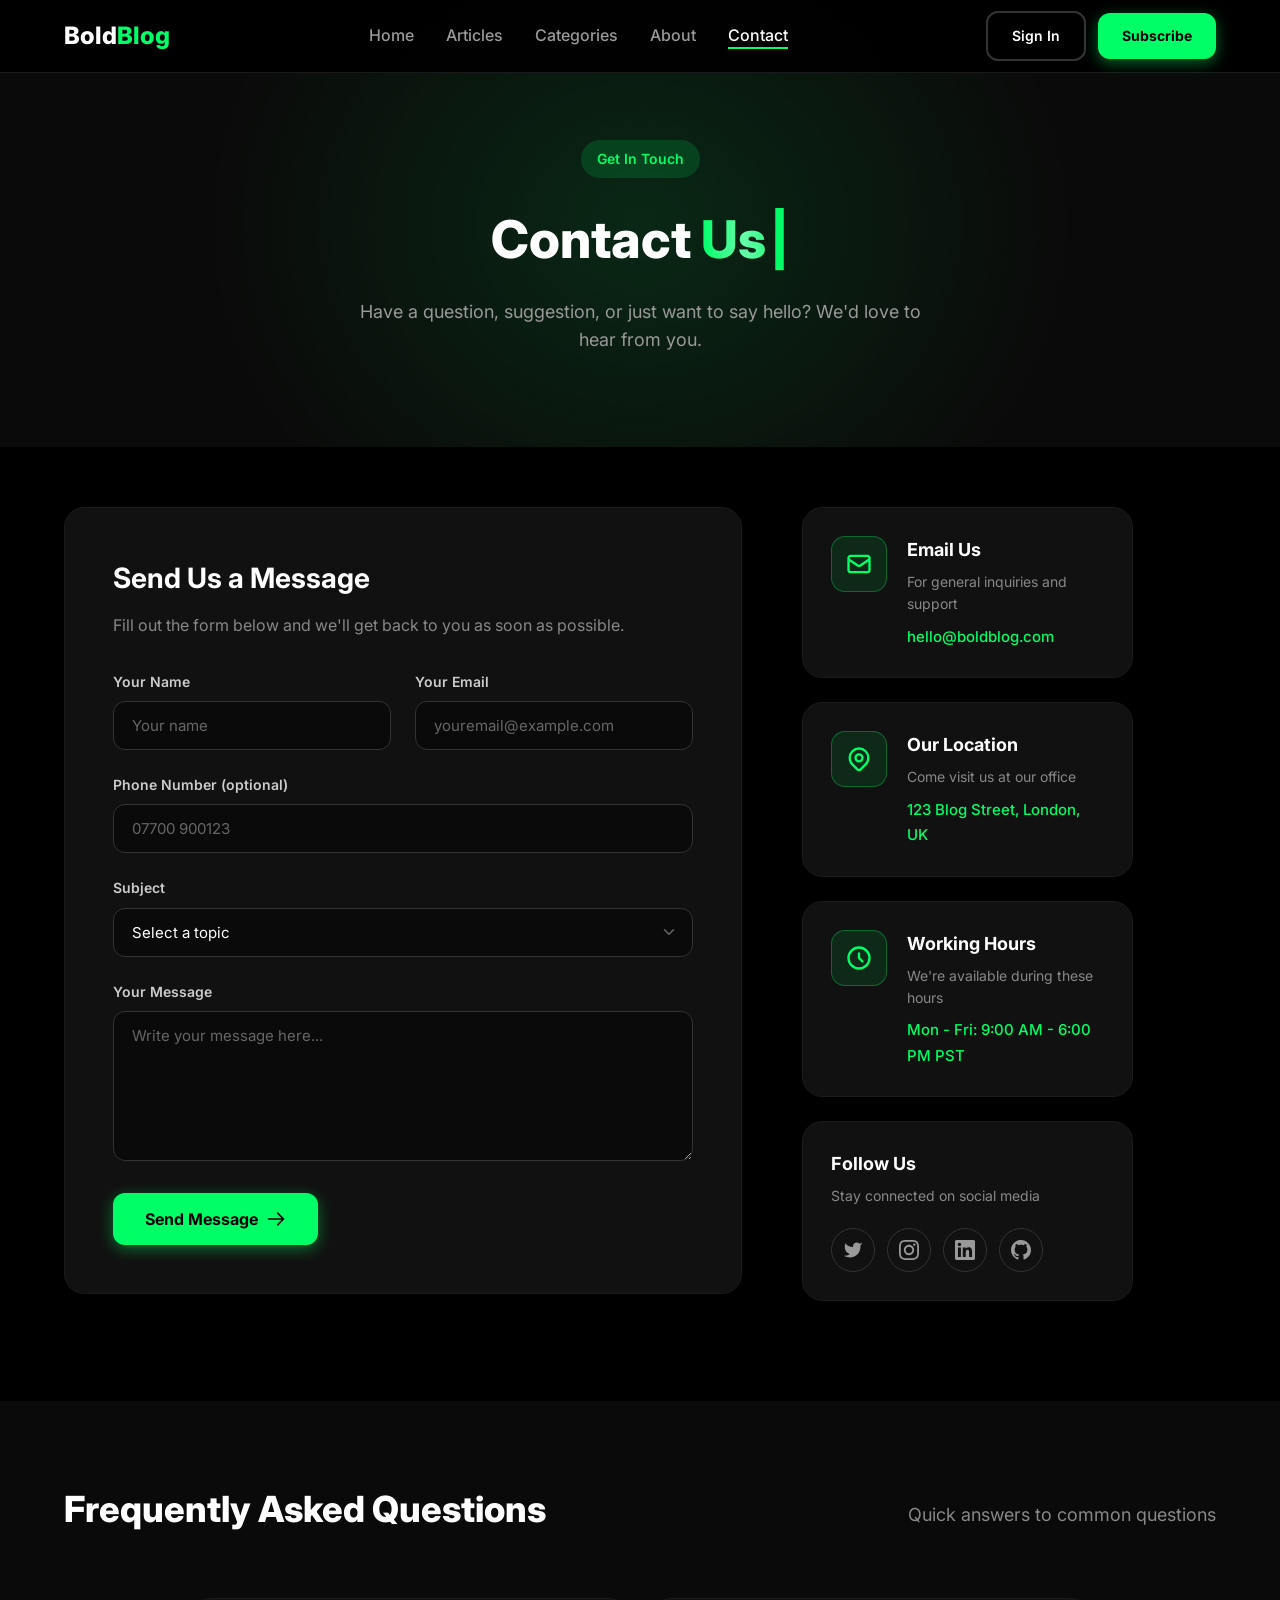
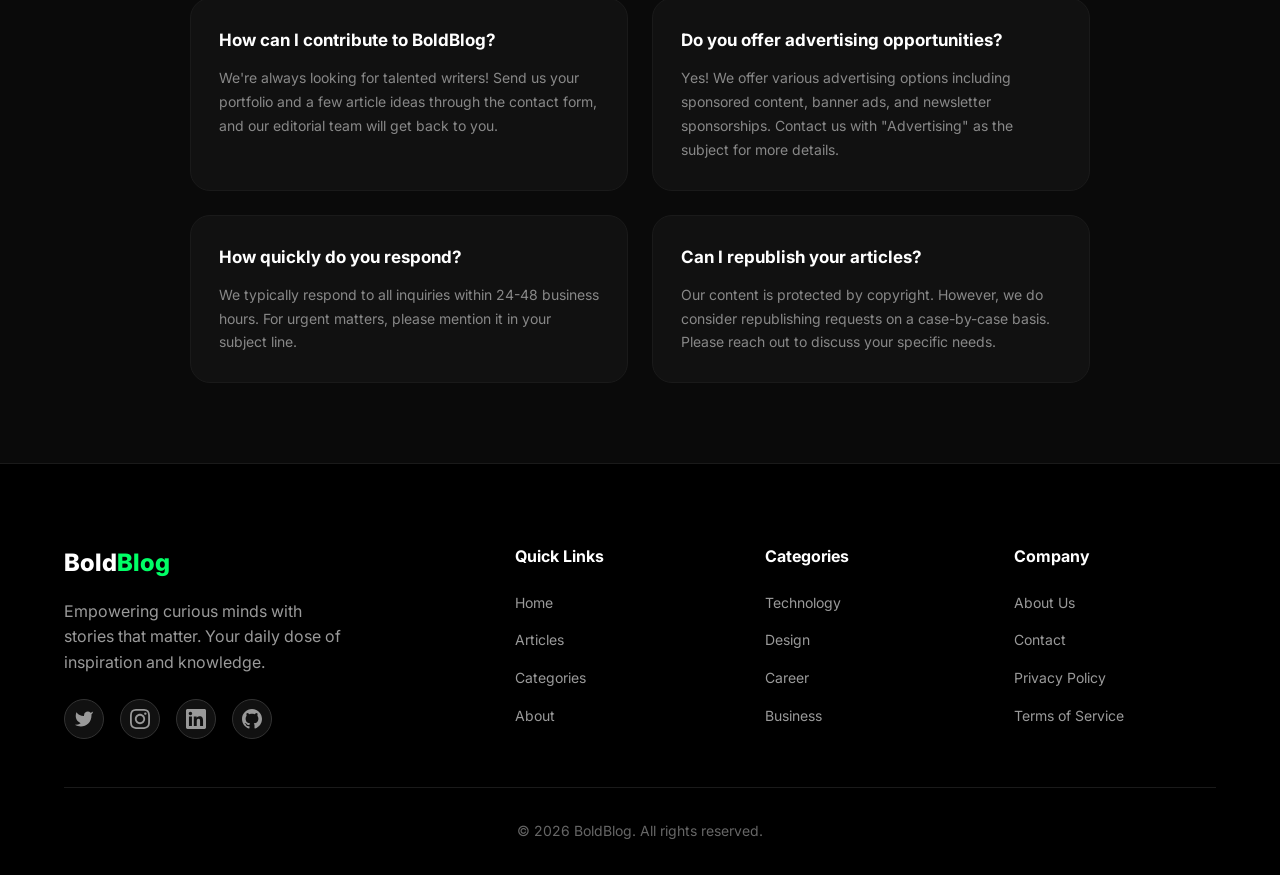
<file: contact.html>
<!DOCTYPE html>
<html lang="en">
<head>
    <meta charset="UTF-8">
    <meta name="viewport" content="width=device-width, initial-scale=1.0">
    <link rel="icon" type="image/svg+xml" href="favicon.svg">
    <title>Contact - BoldBlog</title>
    <link rel="stylesheet" href="styles.css">
    <link href="https://fonts.googleapis.com/css2?family=Inter:wght@400;500;600;700;800&display=swap" rel="stylesheet">
</head>
<body>
    <!-- Navigation -->
    <nav class="navbar">
        <div class="nav-container">
            <a href="index.html" class="logo">Bold<span>Blog</span></a>
            <ul class="nav-links">
                <li><a href="index.html">Home</a></li>
                <li><a href="articles.html">Articles</a></li>
                <li><a href="categories.html">Categories</a></li>
                <li><a href="about.html">About</a></li>
                <li><a href="contact.html" class="active">Contact</a></li>
            </ul>
            <div class="nav-actions">
                <a href="signin.html" class="btn btn-outline">Sign In</a>
                <a href="subscribe.html" class="btn btn-primary">Subscribe</a>
            </div>
            <button class="mobile-menu-btn" aria-label="Toggle menu">
                <span></span>
                <span></span>
                <span></span>
            </button>
        </div>
    </nav>

    <!-- Page Header -->
    <header class="page-header">
        <div class="container">
            <span class="page-tag">Get In Touch</span>
            <h1>Contact <span class="gradient-text">Us</span></h1>
            <p>Have a question, suggestion, or just want to say hello? We'd love to hear from you.</p>
        </div>
    </header>

    <!-- Contact Section -->
    <section class="contact-section">
        <div class="container">
            <div class="contact-grid">
                <!-- Contact Form -->
                <div class="contact-form-wrapper">
                    <h2>Send Us a Message</h2>
                    <p>Fill out the form below and we'll get back to you as soon as possible.</p>

                    <form class="contact-form" id="contact-form">
                        <div class="form-row">
                            <div class="form-group">
                                <label for="name">Your Name</label>
                                <input type="text" id="name" name="name" placeholder="Your name" required>
                            </div>
                            <div class="form-group">
                                <label for="email">Your Email</label>
                                <input type="email" id="email" name="email" placeholder="youremail@example.com" required>
                            </div>
                        </div>

                        <div class="form-group">
                            <label for="phone">Phone Number (optional)</label>
                            <input type="tel" id="phone" name="phone" placeholder="07700 900123">
                        </div>

                        <div class="form-group">
                            <label for="subject">Subject</label>
                            <select id="subject" name="subject" required>
                                <option value="" disabled selected>Select a topic</option>
                                <option value="general">General Inquiry</option>
                                <option value="feedback">Feedback</option>
                                <option value="partnership">Partnership</option>
                                <option value="advertising">Advertising</option>
                                <option value="support">Technical Support</option>
                                <option value="other">Other</option>
                            </select>
                        </div>

                        <div class="form-group">
                            <label for="message">Your Message</label>
                            <textarea id="message" name="message" rows="6" placeholder="Write your message here..." required></textarea>
                        </div>

                        <button type="submit" class="btn btn-primary btn-large">
                            <span>Send Message</span>
                            <svg width="20" height="20" fill="none" stroke="currentColor" viewBox="0 0 24 24">
                                <path stroke-linecap="round" stroke-linejoin="round" stroke-width="2" d="M14 5l7 7m0 0l-7 7m7-7H3"/>
                            </svg>
                        </button>
                    </form>
                </div>

                <!-- Contact Info -->
                <div class="contact-info">
                    <div class="info-card">
                        <div class="info-icon">
                            <svg width="28" height="28" fill="none" stroke="currentColor" viewBox="0 0 24 24">
                                <path stroke-linecap="round" stroke-linejoin="round" stroke-width="2" d="M3 8l7.89 5.26a2 2 0 002.22 0L21 8M5 19h14a2 2 0 002-2V7a2 2 0 00-2-2H5a2 2 0 00-2 2v10a2 2 0 002 2z"/>
                            </svg>
                        </div>
                        <div class="info-content">
                            <h3>Email Us</h3>
                            <p>For general inquiries and support</p>
                            <a href="mailto:hello@boldblog.com">hello@boldblog.com</a>
                        </div>
                    </div>

                    <div class="info-card">
                        <div class="info-icon">
                            <svg width="28" height="28" fill="none" stroke="currentColor" viewBox="0 0 24 24">
                                <path stroke-linecap="round" stroke-linejoin="round" stroke-width="2" d="M17.657 16.657L13.414 20.9a1.998 1.998 0 01-2.827 0l-4.244-4.243a8 8 0 1111.314 0z"/>
                                <path stroke-linecap="round" stroke-linejoin="round" stroke-width="2" d="M15 11a3 3 0 11-6 0 3 3 0 016 0z"/>
                            </svg>
                        </div>
                        <div class="info-content">
                            <h3>Our Location</h3>
                            <p>Come visit us at our office</p>
                            <span>123 Blog Street, London, UK</span>
                        </div>
                    </div>

                    <div class="info-card">
                        <div class="info-icon">
                            <svg width="28" height="28" fill="none" stroke="currentColor" viewBox="0 0 24 24">
                                <path stroke-linecap="round" stroke-linejoin="round" stroke-width="2" d="M12 8v4l3 3m6-3a9 9 0 11-18 0 9 9 0 0118 0z"/>
                            </svg>
                        </div>
                        <div class="info-content">
                            <h3>Working Hours</h3>
                            <p>We're available during these hours</p>
                            <span>Mon - Fri: 9:00 AM - 6:00 PM PST</span>
                        </div>
                    </div>

                    <div class="social-card">
                        <h3>Follow Us</h3>
                        <p>Stay connected on social media</p>
                        <div class="social-links">
                            <a href="#" aria-label="Twitter">
                                <svg width="20" height="20" fill="currentColor" viewBox="0 0 24 24"><path d="M23 3a10.9 10.9 0 01-3.14 1.53 4.48 4.48 0 00-7.86 3v1A10.66 10.66 0 013 4s-4 9 5 13a11.64 11.64 0 01-7 2c9 5 20 0 20-11.5a4.5 4.5 0 00-.08-.83A7.72 7.72 0 0023 3z"/></svg>
                            </a>
                            <a href="#" aria-label="Instagram">
                                <svg width="20" height="20" fill="currentColor" viewBox="0 0 24 24"><path d="M12 2.163c3.204 0 3.584.012 4.85.07 3.252.148 4.771 1.691 4.919 4.919.058 1.265.069 1.645.069 4.849 0 3.205-.012 3.584-.069 4.849-.149 3.225-1.664 4.771-4.919 4.919-1.266.058-1.644.07-4.85.07-3.204 0-3.584-.012-4.849-.07-3.26-.149-4.771-1.699-4.919-4.92-.058-1.265-.07-1.644-.07-4.849 0-3.204.013-3.583.07-4.849.149-3.227 1.664-4.771 4.919-4.919 1.266-.057 1.645-.069 4.849-.069zm0-2.163c-3.259 0-3.667.014-4.947.072-4.358.2-6.78 2.618-6.98 6.98-.059 1.281-.073 1.689-.073 4.948 0 3.259.014 3.668.072 4.948.2 4.358 2.618 6.78 6.98 6.98 1.281.058 1.689.072 4.948.072 3.259 0 3.668-.014 4.948-.072 4.354-.2 6.782-2.618 6.979-6.98.059-1.28.073-1.689.073-4.948 0-3.259-.014-3.667-.072-4.947-.196-4.354-2.617-6.78-6.979-6.98-1.281-.059-1.69-.073-4.949-.073zm0 5.838c-3.403 0-6.162 2.759-6.162 6.162s2.759 6.163 6.162 6.163 6.162-2.759 6.162-6.163c0-3.403-2.759-6.162-6.162-6.162zm0 10.162c-2.209 0-4-1.79-4-4 0-2.209 1.791-4 4-4s4 1.791 4 4c0 2.21-1.791 4-4 4zm6.406-11.845c-.796 0-1.441.645-1.441 1.44s.645 1.44 1.441 1.44c.795 0 1.439-.645 1.439-1.44s-.644-1.44-1.439-1.44z"/></svg>
                            </a>
                            <a href="#" aria-label="LinkedIn">
                                <svg width="20" height="20" fill="currentColor" viewBox="0 0 24 24"><path d="M20.447 20.452h-3.554v-5.569c0-1.328-.027-3.037-1.852-3.037-1.853 0-2.136 1.445-2.136 2.939v5.667H9.351V9h3.414v1.561h.046c.477-.9 1.637-1.85 3.37-1.85 3.601 0 4.267 2.37 4.267 5.455v6.286zM5.337 7.433c-1.144 0-2.063-.926-2.063-2.065 0-1.138.92-2.063 2.063-2.063 1.14 0 2.064.925 2.064 2.063 0 1.139-.925 2.065-2.064 2.065zm1.782 13.019H3.555V9h3.564v11.452zM22.225 0H1.771C.792 0 0 .774 0 1.729v20.542C0 23.227.792 24 1.771 24h20.451C23.2 24 24 23.227 24 22.271V1.729C24 .774 23.2 0 22.222 0h.003z"/></svg>
                            </a>
                            <a href="#" aria-label="GitHub">
                                <svg width="20" height="20" fill="currentColor" viewBox="0 0 24 24"><path d="M12 0c-6.626 0-12 5.373-12 12 0 5.302 3.438 9.8 8.207 11.387.599.111.793-.261.793-.577v-2.234c-3.338.726-4.033-1.416-4.033-1.416-.546-1.387-1.333-1.756-1.333-1.756-1.089-.745.083-.729.083-.729 1.205.084 1.839 1.237 1.839 1.237 1.07 1.834 2.807 1.304 3.492.997.107-.775.418-1.305.762-1.604-2.665-.305-5.467-1.334-5.467-5.931 0-1.311.469-2.381 1.236-3.221-.124-.303-.535-1.524.117-3.176 0 0 1.008-.322 3.301 1.23.957-.266 1.983-.399 3.003-.404 1.02.005 2.047.138 3.006.404 2.291-1.552 3.297-1.23 3.297-1.23.653 1.653.242 2.874.118 3.176.77.84 1.235 1.911 1.235 3.221 0 4.609-2.807 5.624-5.479 5.921.43.372.823 1.102.823 2.222v3.293c0 .319.192.694.801.576 4.765-1.589 8.199-6.086 8.199-11.386 0-6.627-5.373-12-12-12z"/></svg>
                            </a>
                        </div>
                    </div>
                </div>
            </div>
        </div>
    </section>

    <!-- FAQ Section -->
    <section class="faq-section">
        <div class="container">
            <div class="section-header centered">
                <h2>Frequently Asked Questions</h2>
                <p>Quick answers to common questions</p>
            </div>

            <div class="faq-grid">
                <div class="faq-item">
                    <h3>How can I contribute to BoldBlog?</h3>
                    <p>We're always looking for talented writers! Send us your portfolio and a few article ideas through the contact form, and our editorial team will get back to you.</p>
                </div>

                <div class="faq-item">
                    <h3>Do you offer advertising opportunities?</h3>
                    <p>Yes! We offer various advertising options including sponsored content, banner ads, and newsletter sponsorships. Contact us with "Advertising" as the subject for more details.</p>
                </div>

                <div class="faq-item">
                    <h3>How quickly do you respond?</h3>
                    <p>We typically respond to all inquiries within 24-48 business hours. For urgent matters, please mention it in your subject line.</p>
                </div>

                <div class="faq-item">
                    <h3>Can I republish your articles?</h3>
                    <p>Our content is protected by copyright. However, we do consider republishing requests on a case-by-case basis. Please reach out to discuss your specific needs.</p>
                </div>
            </div>
        </div>
    </section>

    <!-- Footer -->
    <footer class="footer">
        <div class="container">
            <div class="footer-grid">
                <div class="footer-brand">
                    <a href="index.html" class="logo">Bold<span>Blog</span></a>
                    <p>Empowering curious minds with stories that matter. Your daily dose of inspiration and knowledge.</p>
                    <div class="social-links">
                        <a href="#" aria-label="Twitter">
                            <svg width="20" height="20" fill="currentColor" viewBox="0 0 24 24"><path d="M23 3a10.9 10.9 0 01-3.14 1.53 4.48 4.48 0 00-7.86 3v1A10.66 10.66 0 013 4s-4 9 5 13a11.64 11.64 0 01-7 2c9 5 20 0 20-11.5a4.5 4.5 0 00-.08-.83A7.72 7.72 0 0023 3z"/></svg>
                        </a>
                        <a href="#" aria-label="Instagram">
                            <svg width="20" height="20" fill="currentColor" viewBox="0 0 24 24"><path d="M12 2.163c3.204 0 3.584.012 4.85.07 3.252.148 4.771 1.691 4.919 4.919.058 1.265.069 1.645.069 4.849 0 3.205-.012 3.584-.069 4.849-.149 3.225-1.664 4.771-4.919 4.919-1.266.058-1.644.07-4.85.07-3.204 0-3.584-.012-4.849-.07-3.26-.149-4.771-1.699-4.919-4.92-.058-1.265-.07-1.644-.07-4.849 0-3.204.013-3.583.07-4.849.149-3.227 1.664-4.771 4.919-4.919 1.266-.057 1.645-.069 4.849-.069zm0-2.163c-3.259 0-3.667.014-4.947.072-4.358.2-6.78 2.618-6.98 6.98-.059 1.281-.073 1.689-.073 4.948 0 3.259.014 3.668.072 4.948.2 4.358 2.618 6.78 6.98 6.98 1.281.058 1.689.072 4.948.072 3.259 0 3.668-.014 4.948-.072 4.354-.2 6.782-2.618 6.979-6.98.059-1.28.073-1.689.073-4.948 0-3.259-.014-3.667-.072-4.947-.196-4.354-2.617-6.78-6.979-6.98-1.281-.059-1.69-.073-4.949-.073zm0 5.838c-3.403 0-6.162 2.759-6.162 6.162s2.759 6.163 6.162 6.163 6.162-2.759 6.162-6.163c0-3.403-2.759-6.162-6.162-6.162zm0 10.162c-2.209 0-4-1.79-4-4 0-2.209 1.791-4 4-4s4 1.791 4 4c0 2.21-1.791 4-4 4zm6.406-11.845c-.796 0-1.441.645-1.441 1.44s.645 1.44 1.441 1.44c.795 0 1.439-.645 1.439-1.44s-.644-1.44-1.439-1.44z"/></svg>
                        </a>
                        <a href="#" aria-label="LinkedIn">
                            <svg width="20" height="20" fill="currentColor" viewBox="0 0 24 24"><path d="M20.447 20.452h-3.554v-5.569c0-1.328-.027-3.037-1.852-3.037-1.853 0-2.136 1.445-2.136 2.939v5.667H9.351V9h3.414v1.561h.046c.477-.9 1.637-1.85 3.37-1.85 3.601 0 4.267 2.37 4.267 5.455v6.286zM5.337 7.433c-1.144 0-2.063-.926-2.063-2.065 0-1.138.92-2.063 2.063-2.063 1.14 0 2.064.925 2.064 2.063 0 1.139-.925 2.065-2.064 2.065zm1.782 13.019H3.555V9h3.564v11.452zM22.225 0H1.771C.792 0 0 .774 0 1.729v20.542C0 23.227.792 24 1.771 24h20.451C23.2 24 24 23.227 24 22.271V1.729C24 .774 23.2 0 22.222 0h.003z"/></svg>
                        </a>
                        <a href="#" aria-label="GitHub">
                            <svg width="20" height="20" fill="currentColor" viewBox="0 0 24 24"><path d="M12 0c-6.626 0-12 5.373-12 12 0 5.302 3.438 9.8 8.207 11.387.599.111.793-.261.793-.577v-2.234c-3.338.726-4.033-1.416-4.033-1.416-.546-1.387-1.333-1.756-1.333-1.756-1.089-.745.083-.729.083-.729 1.205.084 1.839 1.237 1.839 1.237 1.07 1.834 2.807 1.304 3.492.997.107-.775.418-1.305.762-1.604-2.665-.305-5.467-1.334-5.467-5.931 0-1.311.469-2.381 1.236-3.221-.124-.303-.535-1.524.117-3.176 0 0 1.008-.322 3.301 1.23.957-.266 1.983-.399 3.003-.404 1.02.005 2.047.138 3.006.404 2.291-1.552 3.297-1.23 3.297-1.23.653 1.653.242 2.874.118 3.176.77.84 1.235 1.911 1.235 3.221 0 4.609-2.807 5.624-5.479 5.921.43.372.823 1.102.823 2.222v3.293c0 .319.192.694.801.576 4.765-1.589 8.199-6.086 8.199-11.386 0-6.627-5.373-12-12-12z"/></svg>
                        </a>
                    </div>
                </div>
                <div class="footer-links">
                    <h4>Quick Links</h4>
                    <ul>
                        <li><a href="index.html">Home</a></li>
                        <li><a href="articles.html">Articles</a></li>
                        <li><a href="categories.html">Categories</a></li>
                        <li><a href="about.html">About</a></li>
                    </ul>
                </div>
                <div class="footer-links">
                    <h4>Categories</h4>
                    <ul>
                        <li><a href="articles.html?category=technology">Technology</a></li>
                        <li><a href="articles.html?category=design">Design</a></li>
                        <li><a href="articles.html?category=career">Career</a></li>
                        <li><a href="articles.html?category=startup">Business</a></li>
                    </ul>
                </div>
                <div class="footer-links">
                    <h4>Company</h4>
                    <ul>
                        <li><a href="about.html">About Us</a></li>
                        <li><a href="contact.html">Contact</a></li>
                        <li><a href="#">Privacy Policy</a></li>
                        <li><a href="#">Terms of Service</a></li>
                    </ul>
                </div>
            </div>
            <div class="footer-bottom">
                <p>&copy; 2026 BoldBlog. All rights reserved.</p>
            </div>
        </div>
    </footer>

    <script src="script.js"></script>
</body>
</html>
</file>
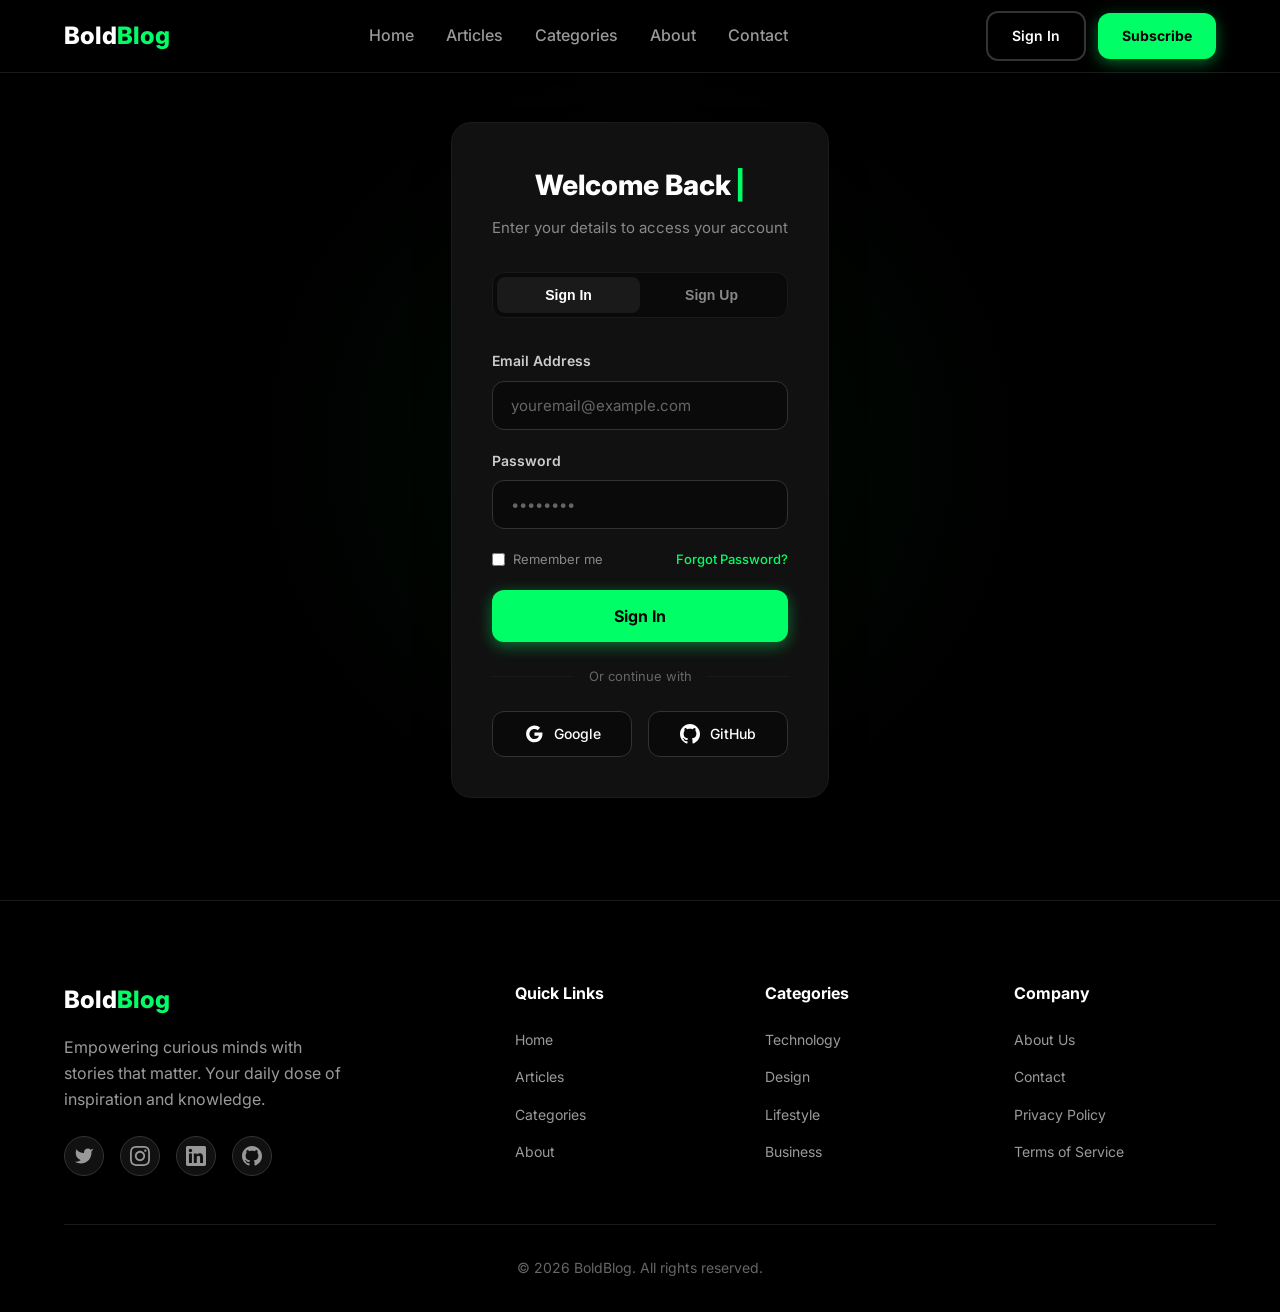
<file: signin.html>
<!DOCTYPE html>
<html lang="en">
<head>
    <meta charset="UTF-8">
    <meta name="viewport" content="width=device-width, initial-scale=1.0">
    <link rel="icon" type="image/svg+xml" href="favicon.svg">
    <title>Sign In - BoldBlog</title>
    <link rel="stylesheet" href="styles.css">
    <link href="https://fonts.googleapis.com/css2?family=Inter:wght@400;500;600;700;800&display=swap" rel="stylesheet">
</head>
<body>
    <!-- Navigation -->
    <nav class="navbar">
        <div class="nav-container">
            <a href="index.html" class="logo">Bold<span>Blog</span></a>
            <ul class="nav-links">
                <li><a href="index.html">Home</a></li>
                <li><a href="articles.html">Articles</a></li>
                <li><a href="categories.html">Categories</a></li>
                <li><a href="about.html">About</a></li>
                <li><a href="contact.html">Contact</a></li>
            </ul>
            <div class="nav-actions">
                <a href="signin.html" class="btn btn-outline">Sign In</a>
                <a href="subscribe.html" class="btn btn-primary">Subscribe</a>
            </div>
            <button class="mobile-menu-btn" aria-label="Toggle menu">
                <span></span>
                <span></span>
                <span></span>
            </button>
        </div>
    </nav>

    <!-- Auth Section -->
    <section class="auth-section">
        <div class="auth-background"></div>
        <div class="container">
            <div class="auth-wrapper">
                <div class="auth-header">
                    <h1>Welcome Back</h1>
                    <p>Enter your details to access your account</p>
                </div>

                <div class="auth-tabs">
                    <button class="auth-tab active" data-target="signin-form">Sign In</button>
                    <button class="auth-tab" data-target="signup-form">Sign Up</button>
                </div>

                <!-- Sign In Form -->
                <form id="signin-form" class="auth-form active">
                    <div class="form-group">
                        <label for="signin-email">Email Address</label>
                        <input type="email" id="signin-email" placeholder="youremail@example.com" required>
                    </div>
                    <div class="form-group">
                        <label for="signin-password">Password</label>
                        <input type="password" id="signin-password" placeholder="••••••••" required>
                    </div>
                    <div class="form-options">
                        <label class="checkbox-label">
                            <input type="checkbox"> Remember me
                        </label>
                        <a href="#" class="forgot-password">Forgot Password?</a>
                    </div>
                    <button type="submit" class="btn btn-primary btn-large" style="width: 100%;">Sign In</button>
                </form>

                <!-- Sign Up Form -->
                <form id="signup-form" class="auth-form">
                    <div class="form-group">
                        <label for="signup-name">Full Name</label>
                        <input type="text" id="signup-name" placeholder="Your name" required>
                    </div>
                    <div class="form-group">
                        <label for="signup-email">Email Address</label>
                        <input type="email" id="signup-email" placeholder="youremail@example.com" required>
                    </div>
                    <div class="form-group">
                        <label for="signup-password">Password</label>
                        <input type="password" id="signup-password" placeholder="Create a password" required>
                    </div>
                    <div class="form-options">
                        <label class="checkbox-label">
                            <input type="checkbox" required> I agree to the <a href="#">Terms</a> & <a href="#">Privacy Policy</a>
                        </label>
                    </div>
                    <button type="submit" class="btn btn-primary btn-large" style="width: 100%;">Create Account</button>
                </form>

                <div class="auth-separator">Or continue with</div>

                <div class="social-auth">
                    <button class="social-auth-btn">
                        <svg width="20" height="20" fill="currentColor" viewBox="0 0 24 24"><path d="M12.545 10.239v3.821h5.445c-0.712 2.315-2.647 3.972-5.445 3.972-3.332 0-6.033-2.701-6.033-6.032s2.701-6.032 6.033-6.032c1.498 0 2.866 0.549 3.921 1.453l2.814-2.814c-1.79-1.677-4.184-2.702-6.735-2.702-5.522 0-10 4.478-10 10s4.478 10 10 10c8.396 0 10.249-7.85 9.426-11.748l-9.426 0.082z"/></svg>
                        Google
                    </button>
                    <button class="social-auth-btn">
                        <svg width="20" height="20" fill="currentColor" viewBox="0 0 24 24"><path d="M12 0c-6.626 0-12 5.373-12 12 0 5.302 3.438 9.8 8.207 11.387.599.111.793-.261.793-.577v-2.234c-3.338.726-4.033-1.416-4.033-1.416-.546-1.387-1.333-1.756-1.333-1.756-1.089-.745.083-.729.083-.729 1.205.084 1.839 1.237 1.839 1.237 1.07 1.834 2.807 1.304 3.492.997.107-.775.418-1.305.762-1.604-2.665-.305-5.467-1.334-5.467-5.931 0-1.311.469-2.381 1.236-3.221-.124-.303-.535-1.524.117-3.176 0 0 1.008-.322 3.301 1.23.957-.266 1.983-.399 3.003-.404 1.02.005 2.047.138 3.006.404 2.291-1.552 3.297-1.23 3.297-1.23.653 1.653.242 2.874.118 3.176.77.84 1.235 1.911 1.235 3.221 0 4.609-2.807 5.624-5.479 5.921.43.372.823 1.102.823 2.222v3.293c0 .319.192.694.801.576 4.765-1.589 8.199-6.086 8.199-11.386 0-6.627-5.373-12-12-12z"/></svg>
                        GitHub
                    </button>
                </div>
            </div>
        </div>
    </section>

    <!-- Footer -->
    <footer class="footer">
        <div class="container">
            <div class="footer-grid">
                <div class="footer-brand">
                    <a href="index.html" class="logo">Bold<span>Blog</span></a>
                    <p>Empowering curious minds with stories that matter. Your daily dose of inspiration and knowledge.</p>
                    <div class="social-links">
                        <a href="#" aria-label="Twitter">
                            <svg width="20" height="20" fill="currentColor" viewBox="0 0 24 24"><path d="M23 3a10.9 10.9 0 01-3.14 1.53 4.48 4.48 0 00-7.86 3v1A10.66 10.66 0 013 4s-4 9 5 13a11.64 11.64 0 01-7 2c9 5 20 0 20-11.5a4.5 4.5 0 00-.08-.83A7.72 7.72 0 0023 3z"/></svg>
                        </a>
                        <a href="#" aria-label="Instagram">
                            <svg width="20" height="20" fill="currentColor" viewBox="0 0 24 24"><path d="M12 2.163c3.204 0 3.584.012 4.85.07 3.252.148 4.771 1.691 4.919 4.919.058 1.265.069 1.645.069 4.849 0 3.205-.012 3.584-.069 4.849-.149 3.225-1.664 4.771-4.919 4.919-1.266.058-1.644.07-4.85.07-3.204 0-3.584-.012-4.849-.07-3.26-.149-4.771-1.699-4.919-4.92-.058-1.265-.07-1.644-.07-4.849 0-3.204.013-3.583.07-4.849.149-3.227 1.664-4.771 4.919-4.919 1.266-.057 1.645-.069 4.849-.069zm0-2.163c-3.259 0-3.667.014-4.947.072-4.358.2-6.78 2.618-6.98 6.98-.059 1.281-.073 1.689-.073 4.948 0 3.259.014 3.668.072 4.948.2 4.358 2.618 6.78 6.98 6.98 1.281.058 1.689.072 4.948.072 3.259 0 3.668-.014 4.948-.072 4.354-.2 6.782-2.618 6.979-6.98.059-1.28.073-1.689.073-4.948 0-3.259-.014-3.667-.072-4.947-.196-4.354-2.617-6.78-6.979-6.98-1.281-.059-1.69-.073-4.949-.073zm0 5.838c-3.403 0-6.162 2.759-6.162 6.162s2.759 6.163 6.162 6.163 6.162-2.759 6.162-6.163c0-3.403-2.759-6.162-6.162-6.162zm0 10.162c-2.209 0-4-1.79-4-4 0-2.209 1.791-4 4-4s4 1.791 4 4c0 2.21-1.791 4-4 4zm6.406-11.845c-.796 0-1.441.645-1.441 1.44s.645 1.44 1.441 1.44c.795 0 1.439-.645 1.439-1.44s-.644-1.44-1.439-1.44z"/></svg>
                        </a>
                        <a href="#" aria-label="LinkedIn">
                            <svg width="20" height="20" fill="currentColor" viewBox="0 0 24 24"><path d="M20.447 20.452h-3.554v-5.569c0-1.328-.027-3.037-1.852-3.037-1.853 0-2.136 1.445-2.136 2.939v5.667H9.351V9h3.414v1.561h.046c.477-.9 1.637-1.85 3.37-1.85 3.601 0 4.267 2.37 4.267 5.455v6.286zM5.337 7.433c-1.144 0-2.063-.926-2.063-2.065 0-1.138.92-2.063 2.063-2.063 1.14 0 2.064.925 2.064 2.063 0 1.139-.925 2.065-2.064 2.065zm1.782 13.019H3.555V9h3.564v11.452zM22.225 0H1.771C.792 0 0 .774 0 1.729v20.542C0 23.227.792 24 1.771 24h20.451C23.2 24 24 23.227 24 22.271V1.729C24 .774 23.2 0 22.222 0h.003z"/></svg>
                        </a>
                        <a href="#" aria-label="GitHub">
                            <svg width="20" height="20" fill="currentColor" viewBox="0 0 24 24"><path d="M12 0c-6.626 0-12 5.373-12 12 0 5.302 3.438 9.8 8.207 11.387.599.111.793-.261.793-.577v-2.234c-3.338.726-4.033-1.416-4.033-1.416-.546-1.387-1.333-1.756-1.333-1.756-1.089-.745.083-.729.083-.729 1.205.084 1.839 1.237 1.839 1.237 1.07 1.834 2.807 1.304 3.492.997.107-.775.418-1.305.762-1.604-2.665-.305-5.467-1.334-5.467-5.931 0-1.311.469-2.381 1.236-3.221-.124-.303-.535-1.524.117-3.176 0 0 1.008-.322 3.301 1.23.957-.266 1.983-.399 3.003-.404 1.02.005 2.047.138 3.006.404 2.291-1.552 3.297-1.23 3.297-1.23.653 1.653.242 2.874.118 3.176.77.84 1.235 1.911 1.235 3.221 0 4.609-2.807 5.624-5.479 5.921.43.372.823 1.102.823 2.222v3.293c0 .319.192.694.801.576 4.765-1.589 8.199-6.086 8.199-11.386 0-6.627-5.373-12-12-12z"/></svg>
                        </a>
                    </div>
                </div>
                <div class="footer-links">
                    <h4>Quick Links</h4>
                    <ul>
                        <li><a href="index.html">Home</a></li>
                        <li><a href="articles.html">Articles</a></li>
                        <li><a href="categories.html">Categories</a></li>
                        <li><a href="about.html">About</a></li>
                    </ul>
                </div>
                <div class="footer-links">
                    <h4>Categories</h4>
                    <ul>
                        <li><a href="articles.html?category=technology">Technology</a></li>
                        <li><a href="articles.html?category=design">Design</a></li>
                        <li><a href="articles.html?category=lifestyle">Lifestyle</a></li>
                        <li><a href="articles.html?category=business">Business</a></li>
                    </ul>
                </div>
                <div class="footer-links">
                    <h4>Company</h4>
                    <ul>
                        <li><a href="about.html">About Us</a></li>
                        <li><a href="contact.html">Contact</a></li>
                        <li><a href="#">Privacy Policy</a></li>
                        <li><a href="#">Terms of Service</a></li>
                    </ul>
                </div>
            </div>
            <div class="footer-bottom">
                <p>&copy; 2026 BoldBlog. All rights reserved.</p>
            </div>
        </div>
    </footer>

    <script src="script.js"></script>
</body>
</html>
</file>
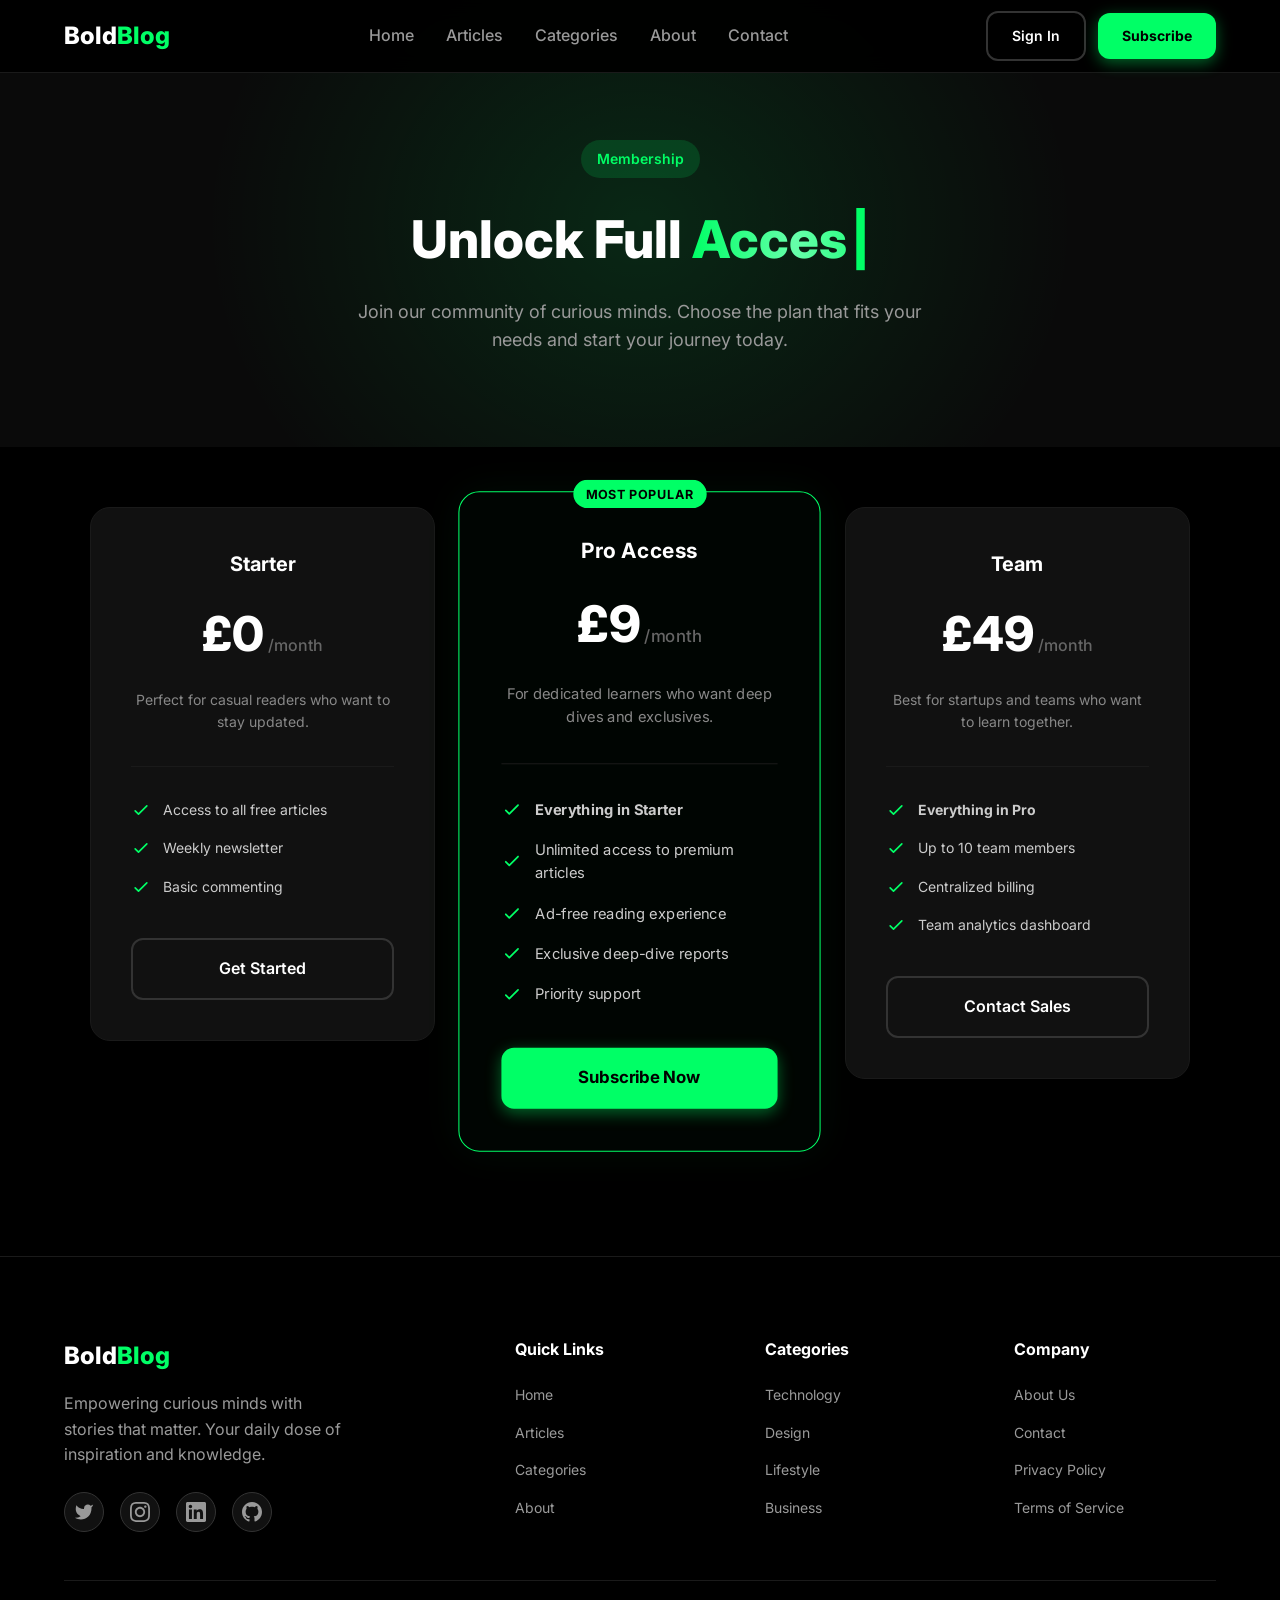
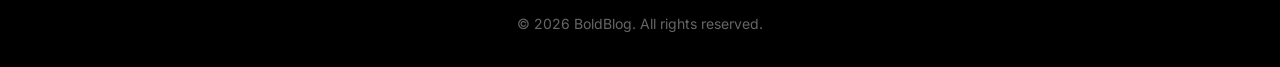
<file: subscribe.html>
<!DOCTYPE html>
<html lang="en">
<head>
    <meta charset="UTF-8">
    <meta name="viewport" content="width=device-width, initial-scale=1.0">
    <link rel="icon" type="image/svg+xml" href="favicon.svg">
    <title>Subscribe - BoldBlog</title>
    <link rel="stylesheet" href="styles.css">
    <link href="https://fonts.googleapis.com/css2?family=Inter:wght@400;500;600;700;800&display=swap" rel="stylesheet">
</head>
<body>
    <!-- Navigation -->
    <nav class="navbar">
        <div class="nav-container">
            <a href="index.html" class="logo">Bold<span>Blog</span></a>
            <ul class="nav-links">
                <li><a href="index.html">Home</a></li>
                <li><a href="articles.html">Articles</a></li>
                <li><a href="categories.html">Categories</a></li>
                <li><a href="about.html">About</a></li>
                <li><a href="contact.html">Contact</a></li>
            </ul>
            <div class="nav-actions">
                <a href="signin.html" class="btn btn-outline">Sign In</a>
                <a href="subscribe.html" class="btn btn-primary">Subscribe</a>
            </div>
            <button class="mobile-menu-btn" aria-label="Toggle menu">
                <span></span>
                <span></span>
                <span></span>
            </button>
        </div>
    </nav>

    <!-- Page Header -->
    <header class="page-header">
        <div class="container">
            <span class="page-tag">Membership</span>
            <h1>Unlock Full <span class="gradient-text">Access</span></h1>
            <p>Join our community of curious minds. Choose the plan that fits your needs and start your journey today.</p>
        </div>
    </header>

    <!-- Pricing Section -->
    <section class="pricing-section">
        <div class="container">
            <div class="pricing-grid">
                <!-- Free Plan -->
                <div class="pricing-card">
                    <div class="card-header">
                        <h3>Starter</h3>
                        <div class="price">£0<span>/month</span></div>
                        <p>Perfect for casual readers who want to stay updated.</p>
                    </div>
                    <ul class="features-list">
                        <li>
                            <svg width="20" height="20" fill="none" stroke="currentColor" viewBox="0 0 24 24"><path stroke-linecap="round" stroke-linejoin="round" stroke-width="2" d="M5 13l4 4L19 7"/></svg>
                            Access to all free articles
                        </li>
                        <li>
                            <svg width="20" height="20" fill="none" stroke="currentColor" viewBox="0 0 24 24"><path stroke-linecap="round" stroke-linejoin="round" stroke-width="2" d="M5 13l4 4L19 7"/></svg>
                            Weekly newsletter
                        </li>
                        <li>
                            <svg width="20" height="20" fill="none" stroke="currentColor" viewBox="0 0 24 24"><path stroke-linecap="round" stroke-linejoin="round" stroke-width="2" d="M5 13l4 4L19 7"/></svg>
                            Basic commenting
                        </li>
                    </ul>
                    <a href="signin.html" class="btn btn-outline btn-large">Get Started</a>
                </div>

                <!-- Pro Plan -->
                <div class="pricing-card featured">
                    <div class="popular-badge">Most Popular</div>
                    <div class="card-header">
                        <h3>Pro Access</h3>
                        <div class="price">£9<span>/month</span></div>
                        <p>For dedicated learners who want deep dives and exclusives.</p>
                    </div>
                    <ul class="features-list">
                        <li>
                            <svg width="20" height="20" fill="none" stroke="currentColor" viewBox="0 0 24 24"><path stroke-linecap="round" stroke-linejoin="round" stroke-width="2" d="M5 13l4 4L19 7"/></svg>
                            <strong>Everything in Starter</strong>
                        </li>
                        <li>
                            <svg width="20" height="20" fill="none" stroke="currentColor" viewBox="0 0 24 24"><path stroke-linecap="round" stroke-linejoin="round" stroke-width="2" d="M5 13l4 4L19 7"/></svg>
                            Unlimited access to premium articles
                        </li>
                        <li>
                            <svg width="20" height="20" fill="none" stroke="currentColor" viewBox="0 0 24 24"><path stroke-linecap="round" stroke-linejoin="round" stroke-width="2" d="M5 13l4 4L19 7"/></svg>
                            Ad-free reading experience
                        </li>
                        <li>
                            <svg width="20" height="20" fill="none" stroke="currentColor" viewBox="0 0 24 24"><path stroke-linecap="round" stroke-linejoin="round" stroke-width="2" d="M5 13l4 4L19 7"/></svg>
                            Exclusive deep-dive reports
                        </li>
                        <li>
                            <svg width="20" height="20" fill="none" stroke="currentColor" viewBox="0 0 24 24"><path stroke-linecap="round" stroke-linejoin="round" stroke-width="2" d="M5 13l4 4L19 7"/></svg>
                            Priority support
                        </li>
                    </ul>
                    <a href="signin.html" class="btn btn-primary btn-large">Subscribe Now</a>
                </div>

                <!-- Team Plan -->
                <div class="pricing-card">
                    <div class="card-header">
                        <h3>Team</h3>
                        <div class="price">£49<span>/month</span></div>
                        <p>Best for startups and teams who want to learn together.</p>
                    </div>
                    <ul class="features-list">
                        <li>
                            <svg width="20" height="20" fill="none" stroke="currentColor" viewBox="0 0 24 24"><path stroke-linecap="round" stroke-linejoin="round" stroke-width="2" d="M5 13l4 4L19 7"/></svg>
                            <strong>Everything in Pro</strong>
                        </li>
                        <li>
                            <svg width="20" height="20" fill="none" stroke="currentColor" viewBox="0 0 24 24"><path stroke-linecap="round" stroke-linejoin="round" stroke-width="2" d="M5 13l4 4L19 7"/></svg>
                            Up to 10 team members
                        </li>
                        <li>
                            <svg width="20" height="20" fill="none" stroke="currentColor" viewBox="0 0 24 24"><path stroke-linecap="round" stroke-linejoin="round" stroke-width="2" d="M5 13l4 4L19 7"/></svg>
                            Centralized billing
                        </li>
                        <li>
                            <svg width="20" height="20" fill="none" stroke="currentColor" viewBox="0 0 24 24"><path stroke-linecap="round" stroke-linejoin="round" stroke-width="2" d="M5 13l4 4L19 7"/></svg>
                            Team analytics dashboard
                        </li>
                    </ul>
                    <a href="contact.html" class="btn btn-outline btn-large">Contact Sales</a>
                </div>
            </div>
        </div>
    </section>

   
            <!-- Footer -->
    <footer class="footer">
        <div class="container">
            <div class="footer-grid">
                <div class="footer-brand">
                    <a href="index.html" class="logo">Bold<span>Blog</span></a>
                    <p>Empowering curious minds with stories that matter. Your daily dose of inspiration and knowledge.</p>
                    <div class="social-links">
                        <a href="#" aria-label="Twitter">
                            <svg width="20" height="20" fill="currentColor" viewBox="0 0 24 24"><path d="M23 3a10.9 10.9 0 01-3.14 1.53 4.48 4.48 0 00-7.86 3v1A10.66 10.66 0 013 4s-4 9 5 13a11.64 11.64 0 01-7 2c9 5 20 0 20-11.5a4.5 4.5 0 00-.08-.83A7.72 7.72 0 0023 3z"/></svg>
                        </a>
                        <a href="#" aria-label="Instagram">
                            <svg width="20" height="20" fill="currentColor" viewBox="0 0 24 24"><path d="M12 2.163c3.204 0 3.584.012 4.85.07 3.252.148 4.771 1.691 4.919 4.919.058 1.265.069 1.645.069 4.849 0 3.205-.012 3.584-.069 4.849-.149 3.225-1.664 4.771-4.919 4.919-1.266.058-1.644.07-4.85.07-3.204 0-3.584-.012-4.849-.07-3.26-.149-4.771-1.699-4.919-4.92-.058-1.265-.07-1.644-.07-4.849 0-3.204.013-3.583.07-4.849.149-3.227 1.664-4.771 4.919-4.919 1.266-.057 1.645-.069 4.849-.069zm0-2.163c-3.259 0-3.667.014-4.947.072-4.358.2-6.78 2.618-6.98 6.98-.059 1.281-.073 1.689-.073 4.948 0 3.259.014 3.668.072 4.948.2 4.358 2.618 6.78 6.98 6.98 1.281.058 1.689.072 4.948.072 3.259 0 3.668-.014 4.948-.072 4.354-.2 6.782-2.618 6.979-6.98.059-1.28.073-1.689.073-4.948 0-3.259-.014-3.667-.072-4.947-.196-4.354-2.617-6.78-6.979-6.98-1.281-.059-1.69-.073-4.949-.073zm0 5.838c-3.403 0-6.162 2.759-6.162 6.162s2.759 6.163 6.162 6.163 6.162-2.759 6.162-6.163c0-3.403-2.759-6.162-6.162-6.162zm0 10.162c-2.209 0-4-1.79-4-4 0-2.209 1.791-4 4-4s4 1.791 4 4c0 2.21-1.791 4-4 4zm6.406-11.845c-.796 0-1.441.645-1.441 1.44s.645 1.44 1.441 1.44c.795 0 1.439-.645 1.439-1.44s-.644-1.44-1.439-1.44z"/></svg>
                        </a>
                        <a href="#" aria-label="LinkedIn">
                            <svg width="20" height="20" fill="currentColor" viewBox="0 0 24 24"><path d="M20.447 20.452h-3.554v-5.569c0-1.328-.027-3.037-1.852-3.037-1.853 0-2.136 1.445-2.136 2.939v5.667H9.351V9h3.414v1.561h.046c.477-.9 1.637-1.85 3.37-1.85 3.601 0 4.267 2.37 4.267 5.455v6.286zM5.337 7.433c-1.144 0-2.063-.926-2.063-2.065 0-1.138.92-2.063 2.063-2.063 1.14 0 2.064.925 2.064 2.063 0 1.139-.925 2.065-2.064 2.065zm1.782 13.019H3.555V9h3.564v11.452zM22.225 0H1.771C.792 0 0 .774 0 1.729v20.542C0 23.227.792 24 1.771 24h20.451C23.2 24 24 23.227 24 22.271V1.729C24 .774 23.2 0 22.222 0h.003z"/></svg>
                        </a>
                        <a href="#" aria-label="GitHub">
                            <svg width="20" height="20" fill="currentColor" viewBox="0 0 24 24"><path d="M12 0c-6.626 0-12 5.373-12 12 0 5.302 3.438 9.8 8.207 11.387.599.111.793-.261.793-.577v-2.234c-3.338.726-4.033-1.416-4.033-1.416-.546-1.387-1.333-1.756-1.333-1.756-1.089-.745.083-.729.083-.729 1.205.084 1.839 1.237 1.839 1.237 1.07 1.834 2.807 1.304 3.492.997.107-.775.418-1.305.762-1.604-2.665-.305-5.467-1.334-5.467-5.931 0-1.311.469-2.381 1.236-3.221-.124-.303-.535-1.524.117-3.176 0 0 1.008-.322 3.301 1.23.957-.266 1.983-.399 3.003-.404 1.02.005 2.047.138 3.006.404 2.291-1.552 3.297-1.23 3.297-1.23.653 1.653.242 2.874.118 3.176.77.84 1.235 1.911 1.235 3.221 0 4.609-2.807 5.624-5.479 5.921.43.372.823 1.102.823 2.222v3.293c0 .319.192.694.801.576 4.765-1.589 8.199-6.086 8.199-11.386 0-6.627-5.373-12-12-12z"/></svg>
                        </a>
                    </div>
                </div>
                <div class="footer-links">
                    <h4>Quick Links</h4>
                    <ul>
                        <li><a href="index.html">Home</a></li>
                        <li><a href="articles.html">Articles</a></li>
                        <li><a href="categories.html">Categories</a></li>
                        <li><a href="about.html">About</a></li>
                    </ul>
                </div>
                <div class="footer-links">
                    <h4>Categories</h4>
                    <ul>
                        <li><a href="articles.html?category=technology">Technology</a></li>
                        <li><a href="articles.html?category=design">Design</a></li>
                        <li><a href="articles.html?category=lifestyle">Lifestyle</a></li>
                        <li><a href="articles.html?category=business">Business</a></li>
                    </ul>
                </div>
                <div class="footer-links">
                    <h4>Company</h4>
                    <ul>
                        <li><a href="about.html">About Us</a></li>
                        <li><a href="contact.html">Contact</a></li>
                        <li><a href="#">Privacy Policy</a></li>
                        <li><a href="#">Terms of Service</a></li>
                    </ul>
                </div>
            </div>
            <div class="footer-bottom">
                <p>&copy; 2026 BoldBlog. All rights reserved.</p>
            </div>
        </div>
    </footer>
    <script src="script.js"></script>
</body>
</html>
</file>
<file: styles.css>
/* ============================================
   CSS Variables & Reset
   ============================================ */
:root {
    --primary: #00ff66;
    --primary-dark: #00cc52;
    --primary-light: #66ffaa;
    --secondary: #00ff66;
    --accent: #00ff66;
    --dark: #000000;
    --dark-light: #0a0a0a;
    --gray-900: #111111;
    --gray-800: #1a1a1a;
    --gray-700: #2a2a2a;
    --gray-600: #3a3a3a;
    --gray-500: #6b6b6b;
    --gray-400: #9a9a9a;
    --gray-300: #cccccc;
    --gray-200: #e5e5e5;
    --gray-100: #0d0d0d;
    --white: #ffffff;
    --gradient: linear-gradient(135deg, var(--primary) 0%, #00cc52 100%);
    --gradient-text: linear-gradient(135deg, #00ff66 0%, #66ffaa 50%, #00ff66 100%);
    --shadow-sm: 0 1px 2px 0 rgb(0 0 0 / 0.05);
    --shadow: 0 4px 6px -1px rgb(0 0 0 / 0.1);
    --shadow-md: 0 10px 15px -3px rgb(0 0 0 / 0.1);
    --shadow-lg: 0 20px 25px -5px rgb(0 0 0 / 0.1);
    --shadow-xl: 0 25px 50px -12px rgb(0 0 0 / 0.25);
    --radius: 12px;
    --radius-lg: 20px;
    --transition: all 0.3s ease;
}

* {
    margin: 0;
    padding: 0;
    box-sizing: border-box;
}

html {
    scroll-behavior: smooth;
}

body {
    font-family: 'Inter', -apple-system, BlinkMacSystemFont, 'Segoe UI', Roboto, sans-serif;
    background-color: #000000;
    color: #e0e0e0;
    line-height: 1.6;
    overflow-x: hidden;
}

a {
    text-decoration: none;
    color: inherit;
    transition: var(--transition);
}

ul {
    list-style: none;
}

img {
    max-width: 100%;
    height: auto;
    display: block;
}

.container {
    max-width: 1200px;
    margin: 0 auto;
    padding: 0 24px;
}

/* ============================================
   Buttons
   ============================================ */
.btn {
    display: inline-flex;
    align-items: center;
    justify-content: center;
    gap: 8px;
    padding: 12px 24px;
    font-size: 14px;
    font-weight: 600;
    border-radius: var(--radius);
    border: none;
    cursor: pointer;
    transition: var(--transition);
    font-family: inherit;
}

.btn-primary {
    background: #00ff66;
    color: #000000;
    font-weight: 700;
    box-shadow: 0 4px 15px rgba(0, 255, 102, 0.4);
}

.btn-primary:hover {
    transform: translateY(-2px);
    box-shadow: 0 6px 25px rgba(0, 255, 102, 0.6);
    background: #33ff85;
}

.btn-outline {
    background: transparent;
    color: #ffffff;
    border: 2px solid #333333;
}

.btn-outline:hover {
    border-color: #00ff66;
    color: #00ff66;
    background: rgba(0, 255, 102, 0.1);
}

.btn-large {
    padding: 16px 32px;
    font-size: 16px;
}

/* ============================================
   Navigation
   ============================================ */
.navbar {
    position: fixed;
    top: 0;
    left: 0;
    right: 0;
    z-index: 1000;
    background: rgba(0, 0, 0, 0.95);
    backdrop-filter: blur(10px);
    border-bottom: 1px solid #1a1a1a;
    transition: var(--transition);
}

.navbar.scrolled {
    box-shadow: var(--shadow-md);
}

.nav-container {
    max-width: 1200px;
    margin: 0 auto;
    padding: 0 24px;
    display: flex;
    align-items: center;
    justify-content: space-between;
    height: 72px;
}

.logo {
    font-size: 24px;
    font-weight: 800;
    color: #ffffff;
}

.logo span {
    color: #00ff66;
    -webkit-text-fill-color: #00ff66;
}

.nav-links {
    display: flex;
    align-items: center;
    gap: 32px;
}

.nav-links a {
    font-weight: 500;
    color: #999999;
    position: relative;
}

.nav-links a::after {
    content: '';
    position: absolute;
    bottom: -4px;
    left: 0;
    width: 0;
    height: 2px;
    background: #00ff66;
    transition: var(--transition);
}

.nav-links a:hover,
.nav-links a.active {
    color: #ffffff;
}

.nav-links a:hover::after,
.nav-links a.active::after {
    width: 100%;
}

.nav-actions {
    display: flex;
    align-items: center;
    gap: 12px;
}

.mobile-menu-btn {
    display: none;
    flex-direction: column;
    gap: 5px;
    background: none;
    border: none;
    cursor: pointer;
    padding: 5px;
}

.mobile-menu-btn span {
    display: block;
    width: 24px;
    height: 2px;
    background: #ffffff;
    transition: var(--transition);
}

/* ============================================
   Hero Section
   ============================================ */
.hero {
    min-height: 100vh;
    display: flex;
    align-items: center;
    padding: 120px 24px 80px;
    background: #0a0a0a;
    position: relative;
    overflow: hidden;
}

.hero::before {
    content: '';
    position: absolute;
    top: -50%;
    left: -20%;
    width: 60%;
    height: 200%;
    background: radial-gradient(ellipse, rgba(0, 255, 102, 0.15) 0%, transparent 60%);
    pointer-events: none;
}

.hero::after {
    content: '';
    position: absolute;
    bottom: -50%;
    right: -20%;
    width: 60%;
    height: 200%;
    background: radial-gradient(ellipse, rgba(0, 255, 102, 0.1) 0%, transparent 60%);
    pointer-events: none;
}

.hero-content {
    max-width: 600px;
    position: relative;
    z-index: 1;
    margin-left: 5%;
}

.hero-tag {
    display: inline-block;
    padding: 8px 16px;
    background: rgba(0, 255, 102, 0.15);
    color: #00ff66;
    font-size: 14px;
    font-weight: 600;
    border-radius: 50px;
    margin-bottom: 24px;
}

.hero h1 {
    font-size: clamp(40px, 5vw, 60px);
    font-weight: 800;
    line-height: 1.1;
    color: #ffffff;
    margin-bottom: 24px;
    min-height: calc(clamp(40px, 5vw, 60px) * 1.1 * 3);
}

.gradient-text {
    color: #00ff66;
    -webkit-text-fill-color: #00ff66;
}

.hero p {
    font-size: 18px;
    color: #999999;
    margin-bottom: 32px;
    line-height: 1.7;
}

.hero-actions {
    display: flex;
    gap: 16px;
    margin-bottom: 48px;
    flex-wrap: wrap;
}

.hero-stats {
    display: flex;
    gap: 48px;
}

.stat {
    display: flex;
    flex-direction: column;
}

.stat-number {
    font-size: 32px;
    font-weight: 800;
    color: #00ff66;
}

.stat-label {
    font-size: 14px;
    color: #666666;
    font-weight: 500;
}

.hero-visual {
    position: absolute;
    right: 5%;
    top: 50%;
    transform: translateY(-50%);
    width: 400px;
    height: 400px;
}

.floating-card {
    position: absolute;
    background: #111111;
    border: 1px solid #00ff66;
    padding: 20px 28px;
    border-radius: var(--radius-lg);
    box-shadow: 0 0 30px rgba(0, 255, 102, 0.2);
    display: flex;
    align-items: center;
    gap: 12px;
    font-weight: 600;
    color: #ffffff;
    animation: float 6s ease-in-out infinite;
}

.floating-card .card-icon {
    font-size: 24px;
}

.card-1 {
    top: 10%;
    left: 20%;
    animation-delay: 0s;
}

.card-2 {
    top: 45%;
    right: 0;
    animation-delay: 2s;
}

.card-3 {
    bottom: 10%;
    left: 10%;
    animation-delay: 4s;
}

@keyframes float {
    0%, 100% {
        transform: translateY(0);
    }
    50% {
        transform: translateY(-20px);
    }
}

/* ============================================
   Section Styles
   ============================================ */
.section-header {
    display: flex;
    align-items: center;
    justify-content: space-between;
    margin-bottom: 40px;
    flex-wrap: wrap;
    gap: 20px;
}

.section-header h2 {
    font-size: 32px;
    font-weight: 800;
    color: #ffffff;
}

.view-all {
    font-weight: 600;
    color: #00ff66;
    display: flex;
    align-items: center;
    gap: 8px;
}

.view-all:hover {
    gap: 12px;
}

/* ============================================
   Featured Section
   ============================================ */
.featured-section {
    padding: 80px 24px;
    background: #0a0a0a;
}

.featured-post {
    display: grid;
    grid-template-columns: 1fr 1fr;
    gap: 48px;
    align-items: center;
    background: #111111;
    border-radius: var(--radius-lg);
    overflow: hidden;
    border: 1px solid #1a1a1a;
}

.featured-image {
    position: relative;
    height: 100%;
    min-height: 400px;
}

.featured-image img {
    width: 100%;
    height: 100%;
    object-fit: cover;
}

.category-badge {
    position: absolute;
    top: 20px;
    left: 20px;
    padding: 8px 16px;
    background: #00ff66;
    color: #000000;
    font-size: 12px;
    font-weight: 600;
    border-radius: 50px;
    text-transform: uppercase;
    letter-spacing: 0.5px;
}

.featured-content {
    padding: 48px;
    padding-left: 0;
}

.post-meta {
    display: flex;
    align-items: center;
    gap: 16px;
    margin-bottom: 16px;
    flex-wrap: wrap;
}

.post-meta .author {
    display: flex;
    align-items: center;
    gap: 8px;
    font-weight: 500;
    color: #cccccc;
}

.post-meta .author img {
    width: 32px;
    height: 32px;
    border-radius: 50%;
}

.post-meta .date,
.post-meta .read-time {
    font-size: 14px;
    color: #666666;
}

.featured-content h3 {
    font-size: 28px;
    font-weight: 700;
    color: #ffffff;
    margin-bottom: 16px;
    line-height: 1.3;
}

.featured-content p {
    color: #999999;
    margin-bottom: 24px;
    line-height: 1.7;
}

.read-more {
    display: inline-flex;
    align-items: center;
    gap: 8px;
    font-weight: 600;
    color: #00ff66;
}

.read-more:hover {
    gap: 12px;
}

/* ============================================
   Posts Grid
   ============================================ */
.posts-section {
    padding: 80px 24px;
    background: #000000;
}

.filter-tabs {
    display: flex;
    gap: 8px;
    flex-wrap: wrap;
}

.filter-tab {
    padding: 10px 20px;
    font-size: 14px;
    font-weight: 500;
    color: #999999;
    background: #111111;
    border: 1px solid #333333;
    border-radius: 50px;
    cursor: pointer;
    transition: var(--transition);
    font-family: inherit;
}

.filter-tab:hover {
    border-color: #00ff66;
    color: #00ff66;
}

.filter-tab.active {
    background: #00ff66;
    color: #000000;
    border-color: transparent;
}

.posts-grid {
    display: grid;
    grid-template-columns: repeat(auto-fill, minmax(350px, 1fr));
    gap: 32px;
}

.post-card {
    background: #111111;
    border-radius: var(--radius-lg);
    overflow: hidden;
    border: 1px solid #1a1a1a;
    transition: var(--transition);
}

.post-card:hover {
    transform: translateY(-8px);
    border-color: #00ff66;
    box-shadow: 0 0 30px rgba(0, 255, 102, 0.15);
}

.post-image {
    position: relative;
    height: 200px;
    overflow: hidden;
}

.post-image img {
    width: 100%;
    height: 100%;
    object-fit: cover;
    transition: var(--transition);
}

.post-card:hover .post-image img {
    transform: scale(1.05);
}

.post-content {
    padding: 24px;
}

.post-content .post-meta {
    margin-bottom: 12px;
}

.post-content .post-meta .date,
.post-content .post-meta .read-time {
    font-size: 13px;
}

.post-content h3 {
    font-size: 18px;
    font-weight: 700;
    color: #ffffff;
    margin-bottom: 12px;
    line-height: 1.4;
    display: -webkit-box;
    -webkit-line-clamp: 2;
    -webkit-box-orient: vertical;
    overflow: hidden;
}

.post-content p {
    font-size: 14px;
    color: #888888;
    margin-bottom: 16px;
    display: -webkit-box;
    -webkit-line-clamp: 2;
    -webkit-box-orient: vertical;
    overflow: hidden;
}

.author-link {
    display: flex;
    align-items: center;
    gap: 10px;
    font-size: 14px;
    font-weight: 500;
    color: #cccccc;
}

.author-link img {
    width: 28px;
    height: 28px;
    border-radius: 50%;
}

.author-link:hover {
    color: #00ff66;
}

.load-more {
    text-align: center;
    margin-top: 48px;
}

/* ============================================
   Newsletter Section
   ============================================ */
.newsletter-section {
    padding: 100px 24px;
    background: #0a0a0a;
    position: relative;
    overflow: hidden;
}

.newsletter-section::before {
    content: '';
    position: absolute;
    top: -50%;
    left: -20%;
    width: 60%;
    height: 200%;
    background: radial-gradient(ellipse, rgba(0, 255, 102, 0.15) 0%, transparent 60%);
    pointer-events: none;
}

.newsletter-section::after {
    content: '';
    position: absolute;
    bottom: -50%;
    right: -20%;
    width: 60%;
    height: 200%;
    background: radial-gradient(ellipse, rgba(0, 255, 102, 0.1) 0%, transparent 60%);
    pointer-events: none;
}

.newsletter-content {
    max-width: 600px;
    margin: 0 auto;
    text-align: center;
    position: relative;
    z-index: 1;
}

.newsletter-content h2 {
    font-size: 40px;
    font-weight: 800;
    color: var(--white);
    margin-bottom: 16px;
}

.newsletter-content p {
    font-size: 18px;
    color: var(--gray-400);
    margin-bottom: 32px;
}

.newsletter-form {
    display: flex;
    gap: 12px;
    max-width: 500px;
    margin: 0 auto 16px;
}

.newsletter-form input {
    flex: 1;
    padding: 16px 24px;
    font-size: 16px;
    border: 1px solid #333333;
    border-radius: var(--radius);
    background: #111111;
    color: #ffffff;
    font-family: inherit;
    outline: none;
    transition: var(--transition);
}

.newsletter-form input::placeholder {
    color: #666666;
}

.newsletter-form input:focus {
    box-shadow: 0 0 0 2px #00ff66;
    border-color: #00ff66;
}

.newsletter-note {
    font-size: 14px;
    color: var(--gray-500);
}

/* ============================================
   Footer
   ============================================ */
.footer {
    background: #000000;
    border-top: 1px solid #1a1a1a;
    padding: 80px 24px 32px;
}

.footer-grid {
    display: grid;
    grid-template-columns: 2fr 1fr 1fr 1fr;
    gap: 48px;
    margin-bottom: 48px;
}

.footer-brand .logo {
    display: inline-block;
    margin-bottom: 16px;
    color: var(--white);
}

.footer-brand p {
    color: var(--gray-400);
    margin-bottom: 24px;
    max-width: 280px;
}

.social-links {
    display: flex;
    gap: 16px;
}

.social-links a {
    display: flex;
    align-items: center;
    justify-content: center;
    width: 40px;
    height: 40px;
    background: #111111;
    border: 1px solid #333333;
    border-radius: 50%;
    color: #999999;
    transition: var(--transition);
}

.social-links a:hover {
    background: #00ff66;
    border-color: #00ff66;
    color: #000000;
    transform: translateY(-3px);
}

.footer-links h4 {
    font-size: 16px;
    font-weight: 700;
    color: var(--white);
    margin-bottom: 20px;
}

.footer-links ul {
    display: flex;
    flex-direction: column;
    gap: 12px;
}

.footer-links a {
    color: var(--gray-400);
    font-size: 14px;
}

.footer-links a:hover {
    color: var(--white);
}

.footer-bottom {
    padding-top: 32px;
    border-top: 1px solid #1a1a1a;
    text-align: center;
}

.footer-bottom p {
    color: #666666;
    font-size: 14px;
}

/* ============================================
   Responsive Design
   ============================================ */
@media (max-width: 1024px) {
    .hero-visual {
        display: none;
    }

    .hero-content {
        max-width: 100%;
        margin-left: 0;
    }

    .featured-post {
        grid-template-columns: 1fr;
    }

    .featured-content {
        padding: 32px;
    }

    .footer-grid {
        grid-template-columns: 1fr 1fr;
    }
}

@media (max-width: 768px) {
    .nav-links,
    .nav-actions {
        display: none;
    }

    .mobile-menu-btn {
        display: flex;
    }

    .hero {
        min-height: auto;
        padding: 120px 24px 60px;
    }

    .hero h1 {
        font-size: 36px;
        min-height: calc(36px * 1.1 * 3);
    }

    .hero-stats {
        gap: 32px;
    }

    .stat-number {
        font-size: 24px;
    }

    .section-header h2 {
        font-size: 24px;
    }

    .posts-grid {
        grid-template-columns: 1fr;
    }

    .newsletter-form {
        flex-direction: column;
    }

    .newsletter-content h2 {
        font-size: 28px;
    }

    .footer-grid {
        grid-template-columns: 1fr;
        gap: 32px;
    }
}

@media (max-width: 480px) {
    .hero-actions {
        flex-direction: column;
    }

    .hero-actions .btn {
        width: 100%;
    }

    .filter-tabs {
        overflow-x: auto;
        flex-wrap: nowrap;
        padding-bottom: 8px;
    }

    .filter-tab {
        flex-shrink: 0;
    }
}

/* ============================================
   Articles Page Styles
   ============================================ */

/* Page Header */
.page-header {
    padding: 140px 24px 60px;
    background: #0a0a0a;
    text-align: center;
    position: relative;
    overflow: hidden;
}

.page-header::before {
    content: '';
    position: absolute;
    top: -50%;
    left: 50%;
    transform: translateX(-50%);
    width: 80%;
    height: 200%;
    background: radial-gradient(ellipse, rgba(0, 255, 102, 0.12) 0%, transparent 60%);
    pointer-events: none;
}

.page-tag {
    display: inline-block;
    padding: 8px 16px;
    background: rgba(0, 255, 102, 0.15);
    color: #00ff66;
    font-size: 14px;
    font-weight: 600;
    border-radius: 50px;
    margin-bottom: 20px;
}

.page-header h1 {
    font-size: clamp(36px, 5vw, 52px);
    font-weight: 800;
    color: #ffffff;
    margin-bottom: 16px;
    position: relative;
    z-index: 1;
    min-height: calc(clamp(36px, 5vw, 52px) * 1.2);
}

.page-header p {
    font-size: 18px;
    color: #999999;
    max-width: 600px;
    margin: 0 auto 32px;
    position: relative;
    z-index: 1;
}

/* Search Container */
.search-container {
    display: flex;
    max-width: 500px;
    margin: 0 auto;
    position: relative;
    z-index: 1;
}

.search-input {
    flex: 1;
    padding: 16px 24px;
    font-size: 16px;
    border: 1px solid #333333;
    border-radius: var(--radius) 0 0 var(--radius);
    background: #111111;
    color: #ffffff;
    font-family: inherit;
    outline: none;
    transition: var(--transition);
}

.search-input::placeholder {
    color: #666666;
}

.search-input:focus {
    border-color: #00ff66;
    box-shadow: 0 0 0 2px rgba(0, 255, 102, 0.2);
}

.search-btn {
    padding: 16px 24px;
    background: #00ff66;
    color: #000000;
    border: none;
    border-radius: 0 var(--radius) var(--radius) 0;
    cursor: pointer;
    transition: var(--transition);
}

.search-btn:hover {
    background: #33ff85;
}

/* Articles Section */
.articles-section {
    padding: 60px 24px 80px;
    background: #000000;
}

.articles-layout {
    display: block;
    max-width: 1200px;
    margin: 0 auto;
}

/* Sidebar Toggle Button */
.sidebar-toggle {
    position: fixed;
    left: 20px;
    top: 50%;
    transform: translateY(-50%);
    z-index: 1001;
    width: 48px;
    height: 48px;
    background: #111111;
    border: 1px solid #00ff66;
    border-radius: 50%;
    cursor: pointer;
    display: flex;
    align-items: center;
    justify-content: center;
    color: #00ff66;
    transition: background 0.3s ease, color 0.3s ease;
    box-shadow: 0 0 20px rgba(0, 255, 102, 0.3);
}

.sidebar-toggle:hover {
    background: #00ff66;
    color: #000000;
}

.sidebar-toggle svg {
    width: 20px;
    height: 20px;
    transition: var(--transition);
}

.sidebar-toggle.active svg {
    transform: rotate(180deg);
}

/* Sidebar Overlay */
.sidebar-overlay {
    position: fixed;
    top: 0;
    left: 0;
    right: 0;
    bottom: 0;
    background: rgba(0, 0, 0, 0.7);
    backdrop-filter: blur(4px);
    z-index: 1002;
    opacity: 0;
    visibility: hidden;
    transition: var(--transition);
}

.sidebar-overlay.active {
    opacity: 1;
    visibility: visible;
}

/* Sidebar */
.articles-sidebar {
    position: fixed;
    top: 0;
    left: 0;
    width: 320px;
    height: 100vh;
    background: #0a0a0a;
    border-right: 1px solid #1a1a1a;
    z-index: 1003;
    padding: 100px 24px 40px;
    overflow-y: auto;
    transform: translateX(-100%);
    transition: transform 0.4s cubic-bezier(0.4, 0, 0.2, 1);
    display: flex;
    flex-direction: column;
    gap: 32px;
}

.articles-sidebar.active {
    transform: translateX(0);
}

.sidebar-close {
    position: absolute;
    top: 24px;
    right: 24px;
    width: 40px;
    height: 40px;
    background: #111111;
    border: 1px solid #333333;
    border-radius: 50%;
    cursor: pointer;
    display: flex;
    align-items: center;
    justify-content: center;
    color: #999999;
    transition: var(--transition);
}

.sidebar-close:hover {
    border-color: #00ff66;
    color: #00ff66;
}

.sidebar-widget {
    background: #111111;
    border: 1px solid #1a1a1a;
    border-radius: var(--radius-lg);
    padding: 24px;
}

.sidebar-widget h3 {
    font-size: 18px;
    font-weight: 700;
    color: #ffffff;
    margin-bottom: 20px;
    padding-bottom: 12px;
    border-bottom: 1px solid #1a1a1a;
}

/* Category List */
.category-list {
    display: flex;
    flex-direction: column;
    gap: 8px;
}

.category-list a {
    display: flex;
    justify-content: space-between;
    align-items: center;
    padding: 12px 16px;
    border-radius: 8px;
    color: #999999;
    transition: var(--transition);
}

.category-list a:hover,
.category-list a.active {
    background: rgba(0, 255, 102, 0.1);
    color: #00ff66;
}

.category-list .count {
    background: #1a1a1a;
    padding: 4px 10px;
    border-radius: 20px;
    font-size: 12px;
    font-weight: 600;
}

.category-list a.active .count,
.category-list a:hover .count {
    background: #00ff66;
    color: #000000;
}

/* Tags Cloud */
.tags-cloud {
    display: flex;
    flex-wrap: wrap;
    gap: 8px;
}

.tag {
    padding: 8px 14px;
    background: #1a1a1a;
    color: #999999;
    font-size: 13px;
    border-radius: 20px;
    transition: var(--transition);
}

.tag:hover {
    background: #00ff66;
    color: #000000;
}

/* Sidebar Newsletter */
.newsletter-widget p {
    font-size: 14px;
    color: #888888;
    margin-bottom: 16px;
}

.sidebar-newsletter {
    display: flex;
    flex-direction: column;
    gap: 12px;
}

.sidebar-newsletter input {
    padding: 12px 16px;
    font-size: 14px;
    border: 1px solid #333333;
    border-radius: 8px;
    background: #0a0a0a;
    color: #ffffff;
    font-family: inherit;
    outline: none;
}

.sidebar-newsletter input:focus {
    border-color: #00ff66;
}

.sidebar-newsletter .btn {
    width: 100%;
}

/* Articles Content */
.articles-content {
    min-width: 0;
}

.articles-header {
    display: flex;
    justify-content: space-between;
    align-items: center;
    margin-bottom: 32px;
    flex-wrap: wrap;
    gap: 16px;
}

.results-count {
    color: #888888;
    font-size: 14px;
}

.results-count span {
    color: #00ff66;
    font-weight: 600;
}

.sort-dropdown select {
    padding: 10px 16px;
    font-size: 14px;
    border: 1px solid #333333;
    border-radius: 8px;
    background: #111111;
    color: #ffffff;
    font-family: inherit;
    cursor: pointer;
    outline: none;
}

.sort-dropdown select:focus {
    border-color: #00ff66;
}

/* Articles Grid */
.articles-grid {
    display: grid;
    grid-template-columns: repeat(auto-fill, minmax(320px, 1fr));
    gap: 28px;
}

.article-card {
    background: #111111;
    border: 1px solid #1a1a1a;
    border-radius: var(--radius-lg);
    overflow: hidden;
    transition: var(--transition);
}

.article-card:hover {
    border-color: #00ff66;
    transform: translateY(-5px);
    box-shadow: 0 0 30px rgba(0, 255, 102, 0.1);
}

.article-image {
    position: relative;
    height: 180px;
    overflow: hidden;
}

.article-image img {
    width: 100%;
    height: 100%;
    object-fit: cover;
    transition: var(--transition);
}

.article-card:hover .article-image img {
    transform: scale(1.05);
}

.article-content {
    padding: 24px;
}

.article-meta {
    display: flex;
    gap: 16px;
    margin-bottom: 12px;
}

.article-meta .date,
.article-meta .read-time {
    font-size: 13px;
    color: #666666;
}

.article-content h3 {
    font-size: 17px;
    font-weight: 700;
    line-height: 1.4;
    margin-bottom: 12px;
}

.article-content h3 a {
    color: #ffffff;
    transition: var(--transition);
}

.article-content h3 a:hover {
    color: #00ff66;
}

.article-content > p {
    font-size: 14px;
    color: #888888;
    line-height: 1.6;
    margin-bottom: 16px;
    display: -webkit-box;
    -webkit-line-clamp: 2;
    -webkit-box-orient: vertical;
    overflow: hidden;
}

.article-footer {
    display: flex;
    justify-content: space-between;
    align-items: center;
    padding-top: 16px;
    border-top: 1px solid #1a1a1a;
}

.article-footer .author-link {
    display: flex;
    align-items: center;
    gap: 10px;
    font-size: 13px;
    color: #cccccc;
}

.article-footer .author-link img {
    width: 28px;
    height: 28px;
    border-radius: 50%;
}

.article-footer .author-link:hover {
    color: #00ff66;
}

.read-link {
    font-size: 13px;
    font-weight: 600;
    color: #00ff66;
}

.read-link:hover {
    text-decoration: underline;
}

/* Pagination */
.pagination {
    display: flex;
    justify-content: center;
    align-items: center;
    gap: 16px;
    margin-top: 48px;
    flex-wrap: wrap;
}

.pagination-btn {
    display: flex;
    align-items: center;
    gap: 8px;
    padding: 12px 20px;
    font-size: 14px;
    font-weight: 500;
    color: #ffffff;
    background: #111111;
    border: 1px solid #333333;
    border-radius: 8px;
    cursor: pointer;
    transition: var(--transition);
    font-family: inherit;
}

.pagination-btn:hover:not(:disabled) {
    border-color: #00ff66;
    color: #00ff66;
}

.pagination-btn:disabled {
    opacity: 0.4;
    cursor: not-allowed;
}

.pagination-numbers {
    display: flex;
    align-items: center;
    gap: 8px;
}

.page-num {
    width: 40px;
    height: 40px;
    display: flex;
    align-items: center;
    justify-content: center;
    font-size: 14px;
    font-weight: 500;
    color: #999999;
    background: #111111;
    border: 1px solid #333333;
    border-radius: 8px;
    cursor: pointer;
    transition: var(--transition);
    font-family: inherit;
}

.page-num:hover {
    border-color: #00ff66;
    color: #00ff66;
}

.page-num.active {
    background: #00ff66;
    color: #000000;
    border-color: #00ff66;
}

.page-dots {
    color: #666666;
    padding: 0 8px;
}

/* Articles Page Responsive */
@media (max-width: 1024px) {
    .sidebar-toggle {
        left: 16px;
        width: 44px;
        height: 44px;
    }

    .articles-sidebar {
        width: 300px;
    }
}

@media (max-width: 768px) {
    .page-header {
        padding: 120px 24px 40px;
    }

    .page-header h1 {
        font-size: 32px;
        min-height: calc(32px * 1.2);
    }

    .search-container {
        flex-direction: column;
    }

    .search-input {
        border-radius: var(--radius);
    }

    .search-btn {
        border-radius: var(--radius);
        margin-top: 12px;
    }

    .articles-grid {
        grid-template-columns: 1fr;
    }

    .pagination {
        gap: 12px;
    }

    .pagination-btn span {
        display: none;
    }
}

@media (max-width: 480px) {
    .articles-header {
        flex-direction: column;
        align-items: flex-start;
    }

    .pagination-numbers {
        gap: 4px;
    }

    .page-num {
        width: 36px;
        height: 36px;
        font-size: 13px;
    }
}

/* ============================================
   Categories Page Styles
   ============================================ */

.categories-section {
    padding: 60px 24px 100px;
    background: #000000;
}

.categories-grid {
    display: grid;
    grid-template-columns: repeat(auto-fill, minmax(350px, 1fr));
    gap: 32px;
}

.category-card {
    position: relative;
    border-radius: var(--radius-lg);
    overflow: hidden;
    background: #111111;
    border: 1px solid #1a1a1a;
    transition: var(--transition);
    display: block;
}

.category-card:hover {
    transform: translateY(-8px);
    border-color: #00ff66;
    box-shadow: 0 0 40px rgba(0, 255, 102, 0.15);
}

.category-image {
    position: relative;
    height: 180px;
    overflow: hidden;
}

.category-image img {
    width: 100%;
    height: 100%;
    object-fit: cover;
    transition: var(--transition);
}

.category-card:hover .category-image img {
    transform: scale(1.1);
}

.category-overlay {
    position: absolute;
    top: 0;
    left: 0;
    right: 0;
    bottom: 0;
    background: linear-gradient(to bottom, transparent 0%, rgba(0, 0, 0, 0.8) 100%);
}

.category-info {
    padding: 28px;
}

.category-icon {
    width: 56px;
    height: 56px;
    background: rgba(0, 255, 102, 0.1);
    border: 1px solid rgba(0, 255, 102, 0.3);
    border-radius: 14px;
    display: flex;
    align-items: center;
    justify-content: center;
    color: #00ff66;
    margin-bottom: 20px;
    transition: var(--transition);
}

.category-card:hover .category-icon {
    background: #00ff66;
    color: #000000;
    border-color: #00ff66;
}

.category-info h3 {
    font-size: 22px;
    font-weight: 700;
    color: #ffffff;
    margin-bottom: 10px;
}

.category-info p {
    font-size: 14px;
    color: #888888;
    line-height: 1.6;
    margin-bottom: 16px;
}

.article-count {
    display: inline-block;
    padding: 6px 14px;
    background: #1a1a1a;
    color: #00ff66;
    font-size: 13px;
    font-weight: 600;
    border-radius: 20px;
    transition: var(--transition);
}

.category-card:hover .article-count {
    background: rgba(0, 255, 102, 0.15);
}

/* Categories Page Responsive */
@media (max-width: 768px) {
    .categories-grid {
        grid-template-columns: 1fr;
    }

    .category-image {
        height: 150px;
    }

    .category-info {
        padding: 24px;
    }

    .category-info h3 {
        font-size: 20px;
    }
}

@media (max-width: 480px) {
    .categories-section {
        padding: 40px 16px 60px;
    }

    .category-icon {
        width: 48px;
        height: 48px;
    }

    .category-icon svg {
        width: 24px;
        height: 24px;
    }
}

/* ============================================
   About Page Styles
   ============================================ */

.about-section {
    padding: 60px 24px 100px;
    background: #000000;
}

/* About Hero */
.about-hero {
    display: grid;
    grid-template-columns: 1fr 1fr;
    gap: 60px;
    align-items: center;
    margin-bottom: 80px;
}

.about-hero-content h2 {
    font-size: 36px;
    font-weight: 800;
    color: #ffffff;
    margin-bottom: 24px;
}

.about-hero-content .lead {
    font-size: 20px;
    color: #00ff66;
    line-height: 1.6;
    margin-bottom: 20px;
}

.about-hero-content p {
    color: #999999;
    line-height: 1.8;
    margin-bottom: 16px;
}

.about-hero-image {
    position: relative;
}

.about-hero-image img {
    width: 100%;
    border-radius: var(--radius-lg);
    position: relative;
    z-index: 2;
}

.image-accent {
    position: absolute;
    top: 20px;
    left: 20px;
    right: -20px;
    bottom: -20px;
    border: 2px solid #00ff66;
    border-radius: var(--radius-lg);
    z-index: 1;
}

/* About Stats */
.about-stats {
    display: grid;
    grid-template-columns: repeat(4, 1fr);
    gap: 32px;
    padding: 60px;
    background: #0a0a0a;
    border-radius: var(--radius-lg);
    border: 1px solid #1a1a1a;
    margin-bottom: 100px;
}

.about-stat {
    text-align: center;
}

.about-stat-number {
    display: block;
    font-size: 48px;
    font-weight: 800;
    color: #00ff66;
    margin-bottom: 8px;
}

.about-stat-label {
    font-size: 14px;
    color: #888888;
    text-transform: uppercase;
    letter-spacing: 1px;
}

/* Values Section */
.values-section {
    margin-bottom: 100px;
}

.section-header.centered {
    text-align: center;
    margin-bottom: 48px;
}

.section-header.centered h2 {
    font-size: 36px;
    font-weight: 800;
    color: #ffffff;
    margin-bottom: 12px;
}

.section-header.centered p {
    color: #888888;
    font-size: 18px;
}

.values-grid {
    display: grid;
    grid-template-columns: repeat(4, 1fr);
    gap: 28px;
}

.value-card {
    background: #111111;
    border: 1px solid #1a1a1a;
    border-radius: var(--radius-lg);
    padding: 32px;
    text-align: center;
    transition: var(--transition);
}

.value-card:hover {
    border-color: #00ff66;
    transform: translateY(-5px);
}

.value-icon {
    width: 64px;
    height: 64px;
    background: rgba(0, 255, 102, 0.1);
    border: 1px solid rgba(0, 255, 102, 0.3);
    border-radius: 16px;
    display: flex;
    align-items: center;
    justify-content: center;
    color: #00ff66;
    margin: 0 auto 24px;
    transition: var(--transition);
}

.value-card:hover .value-icon {
    background: #00ff66;
    color: #000000;
    border-color: #00ff66;
}

.value-card h3 {
    font-size: 20px;
    font-weight: 700;
    color: #ffffff;
    margin-bottom: 12px;
}

.value-card p {
    font-size: 14px;
    color: #888888;
    line-height: 1.7;
}

/* Team Section */
.team-section {
    margin-bottom: 100px;
}

.team-grid {
    display: grid;
    grid-template-columns: repeat(4, 1fr);
    gap: 28px;
}

.team-card {
    background: #111111;
    border: 1px solid #1a1a1a;
    border-radius: var(--radius-lg);
    overflow: hidden;
    transition: var(--transition);
}

.team-card:hover {
    border-color: #00ff66;
    transform: translateY(-5px);
}

.team-image {
    position: relative;
    height: 280px;
    overflow: hidden;
}

.team-image img {
    width: 100%;
    height: 100%;
    object-fit: cover;
    transition: var(--transition);
}

.team-card:hover .team-image img {
    transform: scale(1.05);
}

.team-info {
    padding: 24px;
}

.team-info h3 {
    font-size: 18px;
    font-weight: 700;
    color: #ffffff;
    margin-bottom: 4px;
}

.team-role {
    display: block;
    font-size: 13px;
    color: #00ff66;
    margin-bottom: 12px;
}

.team-info p {
    font-size: 14px;
    color: #888888;
    line-height: 1.6;
    margin-bottom: 16px;
}

.team-social {
    display: flex;
    gap: 12px;
}

.team-social a {
    width: 36px;
    height: 36px;
    display: flex;
    align-items: center;
    justify-content: center;
    background: #1a1a1a;
    border-radius: 50%;
    color: #888888;
    transition: var(--transition);
}

.team-social a:hover {
    background: #00ff66;
    color: #000000;
}

/* About CTA */
.about-cta {
    text-align: center;
    padding: 80px;
    background: #0a0a0a;
    border-radius: var(--radius-lg);
    border: 1px solid #1a1a1a;
    position: relative;
    overflow: hidden;
}

.about-cta::before {
    content: '';
    position: absolute;
    top: -50%;
    left: 50%;
    transform: translateX(-50%);
    width: 100%;
    height: 200%;
    background: radial-gradient(ellipse, rgba(0, 255, 102, 0.1) 0%, transparent 60%);
    pointer-events: none;
}

.about-cta h2 {
    font-size: 32px;
    font-weight: 800;
    color: #ffffff;
    margin-bottom: 16px;
    position: relative;
    z-index: 1;
}

.about-cta p {
    font-size: 18px;
    color: #888888;
    margin-bottom: 32px;
    max-width: 500px;
    margin-left: auto;
    margin-right: auto;
    position: relative;
    z-index: 1;
}

.about-cta .btn {
    position: relative;
    z-index: 1;
}

/* About Page Responsive */
@media (max-width: 1024px) {
    .about-hero {
        grid-template-columns: 1fr;
        gap: 40px;
    }

    .about-hero-image {
        order: -1;
    }

    .about-stats {
        grid-template-columns: repeat(2, 1fr);
        padding: 40px;
    }

    .values-grid {
        grid-template-columns: repeat(2, 1fr);
    }

    .team-grid {
        grid-template-columns: repeat(2, 1fr);
    }
}

@media (max-width: 768px) {
    .about-hero-content h2 {
        font-size: 28px;
    }

    .about-stats {
        grid-template-columns: 1fr 1fr;
        gap: 24px;
        padding: 32px;
    }

    .about-stat-number {
        font-size: 36px;
    }

    .values-grid {
        grid-template-columns: 1fr;
    }

    .team-grid {
        grid-template-columns: 1fr;
    }

    .team-image {
        height: 240px;
    }

    .about-cta {
        padding: 48px 24px;
    }

    .about-cta h2 {
        font-size: 24px;
    }
}

@media (max-width: 480px) {
    .about-section {
        padding: 40px 16px 60px;
    }

    .about-stats {
        grid-template-columns: 1fr;
    }

    .image-accent {
        display: none;
    }
}

/* ============================================
   Contact Page Styles
   ============================================ */

.contact-section {
    padding: 60px 24px 100px;
    background: #000000;
}

.contact-grid {
    display: grid;
    grid-template-columns: 1.2fr 0.8fr;
    gap: 60px;
    align-items: start;
}

/* Contact Form */
.contact-form-wrapper {
    background: #111111;
    border: 1px solid #1a1a1a;
    border-radius: var(--radius-lg);
    padding: 48px;
}

.contact-form-wrapper h2 {
    font-size: 28px;
    font-weight: 700;
    color: #ffffff;
    margin-bottom: 12px;
}

.contact-form-wrapper > p {
    color: #888888;
    margin-bottom: 32px;
}

.contact-form {
    display: flex;
    flex-direction: column;
    gap: 24px;
}

.form-row {
    display: grid;
    grid-template-columns: 1fr 1fr;
    gap: 24px;
}

.form-group {
    display: flex;
    flex-direction: column;
    gap: 8px;
}

.form-group label {
    font-size: 14px;
    font-weight: 600;
    color: #cccccc;
}

.form-group input,
.form-group select,
.form-group textarea {
    padding: 14px 18px;
    font-size: 15px;
    border: 1px solid #333333;
    border-radius: var(--radius);
    background: #0a0a0a;
    color: #ffffff;
    font-family: inherit;
    outline: none;
    transition: var(--transition);
}

.form-group input::placeholder,
.form-group textarea::placeholder {
    color: #666666;
}

.form-group input:focus,
.form-group select:focus,
.form-group textarea:focus {
    border-color: #00ff66;
    box-shadow: 0 0 0 3px rgba(0, 255, 102, 0.1);
}

.form-group select {
    cursor: pointer;
    appearance: none;
    background-image: url("data:image/svg+xml,%3Csvg xmlns='http://www.w3.org/2000/svg' width='24' height='24' viewBox='0 0 24 24' fill='none' stroke='%23666666' stroke-width='2' stroke-linecap='round' stroke-linejoin='round'%3E%3Cpolyline points='6 9 12 15 18 9'%3E%3C/polyline%3E%3C/svg%3E");
    background-repeat: no-repeat;
    background-position: right 14px center;
    background-size: 18px;
    padding-right: 48px;
}

.form-group textarea {
    resize: vertical;
    min-height: 150px;
}

.contact-form .btn {
    align-self: flex-start;
    margin-top: 8px;
}

/* Contact Info */
.contact-info {
    display: flex;
    flex-direction: column;
    gap: 24px;
}

.info-card {
    background: #111111;
    border: 1px solid #1a1a1a;
    border-radius: var(--radius-lg);
    padding: 28px;
    display: flex;
    gap: 20px;
    transition: var(--transition);
}

.info-card:hover {
    border-color: #00ff66;
}

.info-icon {
    width: 56px;
    height: 56px;
    background: rgba(0, 255, 102, 0.1);
    border: 1px solid rgba(0, 255, 102, 0.3);
    border-radius: 14px;
    display: flex;
    align-items: center;
    justify-content: center;
    color: #00ff66;
    flex-shrink: 0;
}

.info-content h3 {
    font-size: 18px;
    font-weight: 700;
    color: #ffffff;
    margin-bottom: 6px;
}

.info-content p {
    font-size: 14px;
    color: #888888;
    margin-bottom: 8px;
}

.info-content a,
.info-content span {
    font-size: 15px;
    color: #00ff66;
    font-weight: 500;
}

.info-content a:hover {
    text-decoration: underline;
}

.social-card {
    background: #111111;
    border: 1px solid #1a1a1a;
    border-radius: var(--radius-lg);
    padding: 28px;
}

.social-card h3 {
    font-size: 18px;
    font-weight: 700;
    color: #ffffff;
    margin-bottom: 6px;
}

.social-card p {
    font-size: 14px;
    color: #888888;
    margin-bottom: 20px;
}

.social-card .social-links {
    display: flex;
    gap: 12px;
}

.social-card .social-links a {
    width: 44px;
    height: 44px;
}

/* FAQ Section */
.faq-section {
    padding: 80px 24px;
    background: #0a0a0a;
}

.faq-grid {
    display: grid;
    grid-template-columns: repeat(2, 1fr);
    gap: 24px;
    max-width: 900px;
    margin: 0 auto;
}

.faq-item {
    background: #111111;
    border: 1px solid #1a1a1a;
    border-radius: var(--radius-lg);
    padding: 28px;
    transition: var(--transition);
}

.faq-item:hover {
    border-color: #333333;
}

.faq-item h3 {
    font-size: 17px;
    font-weight: 700;
    color: #ffffff;
    margin-bottom: 12px;
}

.faq-item p {
    font-size: 14px;
    color: #888888;
    line-height: 1.7;
}

/* Contact Page Responsive */
@media (max-width: 1024px) {
    .contact-grid {
        grid-template-columns: 1fr;
        gap: 40px;
    }

    .contact-info {
        display: grid;
        grid-template-columns: repeat(2, 1fr);
        gap: 20px;
    }

    .social-card {
        grid-column: span 2;
    }
}

@media (max-width: 768px) {
    .contact-form-wrapper {
        padding: 32px 24px;
    }

    .form-row {
        grid-template-columns: 1fr;
    }

    .contact-info {
        grid-template-columns: 1fr;
    }

    .social-card {
        grid-column: span 1;
    }

    .faq-grid {
        grid-template-columns: 1fr;
    }

    .contact-form .btn {
        width: 100%;
    }
}

@media (max-width: 480px) {
    .contact-section {
        padding: 40px 16px 60px;
    }

    .contact-form-wrapper h2 {
        font-size: 24px;
    }

    .info-card {
        flex-direction: column;
        text-align: center;
    }

    .info-icon {
        margin: 0 auto;
    }
}

/* ============================================
   Animations & Keyframes
   ============================================ */

/* Fade In Animations */
@keyframes fadeIn {
    from {
        opacity: 0;
    }
    to {
        opacity: 1;
    }
}

@keyframes fadeInUp {
    from {
        opacity: 0;
        transform: translateY(40px);
    }
    to {
        opacity: 1;
        transform: translateY(0);
    }
}

@keyframes fadeInDown {
    from {
        opacity: 0;
        transform: translateY(-40px);
    }
    to {
        opacity: 1;
        transform: translateY(0);
    }
}

@keyframes fadeInLeft {
    from {
        opacity: 0;
        transform: translateX(-40px);
    }
    to {
        opacity: 1;
        transform: translateX(0);
    }
}

@keyframes fadeInRight {
    from {
        opacity: 0;
        transform: translateX(40px);
    }
    to {
        opacity: 1;
        transform: translateX(0);
    }
}

/* Scale Animations */
@keyframes scaleIn {
    from {
        opacity: 0;
        transform: scale(0.8);
    }
    to {
        opacity: 1;
        transform: scale(1);
    }
}

@keyframes popIn {
    0% {
        opacity: 0;
        transform: scale(0.5);
    }
    70% {
        transform: scale(1.05);
    }
    100% {
        opacity: 1;
        transform: scale(1);
    }
}

/* Glow Pulse Animation */
@keyframes glowPulse {
    0%, 100% {
        box-shadow: 0 4px 15px rgba(0, 255, 102, 0.4);
    }
    50% {
        box-shadow: 0 4px 30px rgba(0, 255, 102, 0.7);
    }
}

/* Text Shimmer Animation */
@keyframes textShimmer {
    0% {
        background-position: -200% center;
    }
    100% {
        background-position: 200% center;
    }
}

/* Slide In Animations */
@keyframes slideInLeft {
    from {
        transform: translateX(-100%);
        opacity: 0;
    }
    to {
        transform: translateX(0);
        opacity: 1;
    }
}

@keyframes slideInRight {
    from {
        transform: translateX(100%);
        opacity: 0;
    }
    to {
        transform: translateX(0);
        opacity: 1;
    }
}

/* Bounce Animation */
@keyframes bounce {
    0%, 20%, 50%, 80%, 100% {
        transform: translateY(0);
    }
    40% {
        transform: translateY(-20px);
    }
    60% {
        transform: translateY(-10px);
    }
}

/* Pulse Animation */
@keyframes pulse {
    0% {
        transform: scale(1);
    }
    50% {
        transform: scale(1.05);
    }
    100% {
        transform: scale(1);
    }
}

/* Border Glow Animation */
@keyframes borderGlow {
    0%, 100% {
        border-color: rgba(0, 255, 102, 0.3);
    }
    50% {
        border-color: rgba(0, 255, 102, 1);
    }
}

/* Rotate Animation */
@keyframes rotate {
    from {
        transform: rotate(0deg);
    }
    to {
        transform: rotate(360deg);
    }
}

/* Gradient Shift Animation */
@keyframes gradientShift {
    0% {
        background-position: 0% 50%;
    }
    50% {
        background-position: 100% 50%;
    }
    100% {
        background-position: 0% 50%;
    }
}

/* Animation Classes */
.animate-fade-in {
    animation: fadeIn 0.8s ease forwards;
}

.animate-fade-in-up {
    opacity: 0;
    animation: fadeInUp 0.8s ease forwards;
}

.animate-fade-in-down {
    opacity: 0;
    animation: fadeInDown 0.8s ease forwards;
}

.animate-fade-in-left {
    opacity: 0;
    animation: fadeInLeft 0.8s ease forwards;
}

.animate-fade-in-right {
    opacity: 0;
    animation: fadeInRight 0.8s ease forwards;
}

.animate-scale-in {
    opacity: 0;
    animation: scaleIn 0.6s ease forwards;
}

.animate-pop-in {
    opacity: 0;
    animation: popIn 0.5s cubic-bezier(0.68, -0.55, 0.265, 1.55) forwards;
}

/* Animation Delay Classes */
.delay-100 { animation-delay: 0.1s; }
.delay-200 { animation-delay: 0.2s; }
.delay-300 { animation-delay: 0.3s; }
.delay-400 { animation-delay: 0.4s; }
.delay-500 { animation-delay: 0.5s; }
.delay-600 { animation-delay: 0.6s; }
.delay-700 { animation-delay: 0.7s; }
.delay-800 { animation-delay: 0.8s; }

/* Hero Animations */
.hero-tag {
    animation: fadeInDown 0.6s ease forwards;
}

.hero h1 {
}

.hero p {
    animation: fadeInUp 0.8s ease 0.4s forwards;
    opacity: 0;
}

.hero-actions {
    animation: fadeInUp 0.8s ease 0.6s forwards;
    opacity: 0;
}

.hero-stats {
    animation: fadeInUp 0.8s ease 0.8s forwards;
    opacity: 0;
}

/* Stat Number Counter Animation */
.stat-number {
    animation: fadeIn 0.5s ease forwards, pulse 2s ease-in-out 1s;
}

/* Button Glow Animation on Hover */
.btn-primary:hover {
    animation: glowPulse 1.5s ease-in-out infinite;
}

/* Gradient Text Shimmer */
.gradient-text {
    background: linear-gradient(90deg, #00ff66, #66ffaa, #00ff66, #00cc52);
    background-size: 200% auto;
    -webkit-background-clip: text;
    background-clip: text;
    -webkit-text-fill-color: transparent;
    animation: textShimmer 4s linear infinite;
}

/* Card Hover Enhancements */
.post-card,
.article-card,
.category-card,
.value-card,
.team-card {
    transition: transform 0.4s cubic-bezier(0.175, 0.885, 0.32, 1.275),
                border-color 0.3s ease,
                box-shadow 0.3s ease;
}

/* Floating Card Enhanced Animation */
.floating-card {
    animation: float 6s ease-in-out infinite, borderGlow 3s ease-in-out infinite;
}

/* Page Header Animations */
.page-tag {
    animation: popIn 0.6s cubic-bezier(0.68, -0.55, 0.265, 1.55) forwards;
}

.page-header h1 {
    animation: fadeInUp 0.8s ease 0.2s forwards;
    opacity: 0;
}

.page-header p {
    animation: fadeInUp 0.8s ease 0.4s forwards;
    opacity: 0;
}

.search-container {
    animation: fadeInUp 0.8s ease 0.6s forwards;
    opacity: 0;
}

/* Social Links Hover Animation */
.social-links a:hover {
    animation: bounce 0.6s ease;
}

/* Team Social Links Hover */
.team-social a:hover {
    animation: popIn 0.3s ease;
}

/* Category Icon Hover Animation */
.category-card:hover .category-icon,
.value-card:hover .value-icon {
    animation: pulse 0.4s ease;
}

/* Image Accent Animation */
.image-accent {
    animation: borderGlow 3s ease-in-out infinite;
}

/* About Stats Animation */
.about-stat-number {
    background: linear-gradient(90deg, #00ff66, #66ffaa, #00ff66);
    background-size: 200% auto;
    -webkit-background-clip: text;
    background-clip: text;
    -webkit-text-fill-color: transparent;
    animation: textShimmer 3s linear infinite;
}

/* Newsletter Section Animation */
.newsletter-content h2 {
    animation: fadeInUp 0.8s ease forwards;
}

/* Sidebar Toggle - no animations for stability */

/* Filter Tab Active Animation */
.filter-tab.active {
    animation: popIn 0.3s ease;
}

/* Pagination Hover Effects */
.page-num:hover,
.pagination-btn:hover:not(:disabled) {
    animation: pulse 0.3s ease;
}

/* Scroll Reveal Animations */
/* Prevent reveal from conflicting with elements that have their own CSS entrance animations */
.hero .reveal, .hero .reveal-left, .hero .reveal-right, .hero .reveal-scale,
.page-header .reveal, .page-header .reveal-left, .page-header .reveal-right,
.auth-section .reveal, .auth-section .reveal-left, .auth-section .reveal-right {
    opacity: 1;
    transform: none;
}

.reveal {
    opacity: 0;
    transform: translateY(40px);
    transition: opacity 0.8s ease, transform 0.8s ease;
}

.reveal.active {
    opacity: 1;
    transform: translateY(0);
}

.reveal-left {
    opacity: 0;
    transform: translateX(-40px);
    transition: opacity 0.8s ease, transform 0.8s ease;
}

.reveal-left.active {
    opacity: 1;
    transform: translateX(0);
}

.reveal-right {
    opacity: 0;
    transform: translateX(40px);
    transition: opacity 0.8s ease, transform 0.8s ease;
}

.reveal-right.active {
    opacity: 1;
    transform: translateX(0);
}

.reveal-scale {
    opacity: 0;
    transform: scale(0.8);
    transition: opacity 0.6s ease, transform 0.6s ease;
}

.reveal-scale.active {
    opacity: 1;
    transform: scale(1);
}

/* Staggered Animation for Grid Items */
.stagger-item {
    opacity: 0;
    transform: translateY(30px);
    transition: opacity 0.5s ease, transform 0.5s ease;
}

.stagger-item.active {
    opacity: 1;
    transform: translateY(0);
}

/* Link Underline Animation */
.nav-links a::after,
.read-more::after,
.view-all::after {
    transition: width 0.3s cubic-bezier(0.65, 0, 0.35, 1);
}

/* Input Focus Animation */
.newsletter-form input:focus,
.search-input:focus,
.sidebar-newsletter input:focus {
    animation: borderGlow 1s ease-in-out infinite;
}

/* Logo Animation */
.logo span {
    display: inline-block;
    transition: transform 0.3s ease;
}

.logo:hover span {
    animation: bounce 0.6s ease;
}

/* Reduce motion for users who prefer it */
@media (prefers-reduced-motion: reduce) {
    *,
    *::before,
    *::after {
        animation-duration: 0.01ms !important;
        animation-iteration-count: 1 !important;
        transition-duration: 0.01ms !important;
    }
}

/* ============================================
   Auth Page Styles
   ============================================ */
.auth-section {
    padding: 120px 24px 100px;
    background: #000000;
    min-height: 100vh;
    display: flex;
    align-items: center;
    justify-content: center;
    position: relative;
    overflow: hidden;
}

.auth-background {
    position: absolute;
    top: 0;
    left: 0;
    width: 100%;
    height: 100%;
    background: radial-gradient(circle at 50% 50%, rgba(0, 255, 102, 0.05) 0%, transparent 50%);
    pointer-events: none;
}

.auth-wrapper {
    width: 100%;
    max-width: 440px;
    background: #111111;
    border: 1px solid #1a1a1a;
    border-radius: var(--radius-lg);
    padding: 40px;
    position: relative;
    z-index: 1;
    box-shadow: var(--shadow-xl);
}

.auth-header {
    text-align: center;
    margin-bottom: 32px;
}

.auth-header h1 {
    font-size: 28px;
    font-weight: 800;
    color: #ffffff;
    margin-bottom: 8px;
    min-height: calc(28px * 1.2);
}

.auth-header p {
    color: #888888;
    font-size: 15px;
}

.auth-tabs {
    display: flex;
    background: #0a0a0a;
    padding: 4px;
    border-radius: var(--radius);
    margin-bottom: 32px;
    border: 1px solid #1a1a1a;
}

.auth-tab {
    flex: 1;
    padding: 10px;
    background: transparent;
    border: none;
    color: #888888;
    font-weight: 600;
    font-size: 14px;
    border-radius: 8px;
    cursor: pointer;
    transition: var(--transition);
}

.auth-tab.active {
    background: #1a1a1a;
    color: #ffffff;
    box-shadow: var(--shadow-sm);
}

.auth-form {
    display: none;
    flex-direction: column;
    gap: 20px;
    animation: fadeIn 0.4s ease;
}

.auth-form.active {
    display: flex;
}

.form-options {
    display: flex;
    justify-content: space-between;
    align-items: center;
    font-size: 13px;
}

.checkbox-label {
    display: flex;
    align-items: center;
    gap: 8px;
    color: #888888;
    cursor: pointer;
}

.forgot-password {
    color: #00ff66;
    font-weight: 500;
}

.auth-separator {
    display: flex;
    align-items: center;
    text-align: center;
    margin: 24px 0;
    color: #666666;
    font-size: 13px;
}

.auth-separator::before,
.auth-separator::after {
    content: '';
    flex: 1;
    border-bottom: 1px solid #1a1a1a;
}

.auth-separator::before { margin-right: 16px; }
.auth-separator::after { margin-left: 16px; }

.social-auth {
    display: grid;
    grid-template-columns: 1fr 1fr;
    gap: 16px;
}

.social-auth-btn {
    display: flex;
    align-items: center;
    justify-content: center;
    gap: 10px;
    padding: 12px;
    background: #0a0a0a;
    border: 1px solid #333333;
    border-radius: var(--radius);
    color: #ffffff;
    font-weight: 500;
    font-size: 14px;
    cursor: pointer;
    transition: var(--transition);
    font-family: inherit;
}

.social-auth-btn:hover {
    background: #1a1a1a;
    border-color: #666666;
    transform: translateY(-2px);
}

/* ============================================
   Pricing Page Styles
   ============================================ */
.pricing-section {
    padding: 60px 24px 120px;
    background: #000000;
}

.pricing-grid {
    display: grid;
    grid-template-columns: repeat(auto-fit, minmax(300px, 1fr));
    gap: 32px;
    max-width: 1100px;
    margin: 0 auto;
    align-items: start;
}

.pricing-card {
    background: #111111;
    border: 1px solid #1a1a1a;
    border-radius: var(--radius-lg);
    padding: 40px;
    display: flex;
    flex-direction: column;
    position: relative;
    transition: var(--transition);
}

.pricing-card:hover {
    transform: translateY(-8px);
    border-color: #333333;
}

.pricing-card.featured {
    border-color: #00ff66;
    background: rgba(0, 255, 102, 0.02);
    box-shadow: 0 0 40px rgba(0, 255, 102, 0.05);
    transform: scale(1.05);
    z-index: 2;
}

.pricing-card.featured:hover {
    transform: scale(1.05) translateY(-8px);
    box-shadow: 0 0 50px rgba(0, 255, 102, 0.1);
}

.popular-badge {
    position: absolute;
    top: -12px;
    left: 50%;
    transform: translateX(-50%);
    background: #00ff66;
    color: #000000;
    font-size: 12px;
    font-weight: 700;
    padding: 4px 12px;
    border-radius: 20px;
    text-transform: uppercase;
    letter-spacing: 0.5px;
}

.card-header {
    text-align: center;
    margin-bottom: 32px;
    padding-bottom: 32px;
    border-bottom: 1px solid #1a1a1a;
}

.pricing-card h3 {
    font-size: 20px;
    color: #ffffff;
    margin-bottom: 16px;
}

.price {
    font-size: 48px;
    font-weight: 800;
    color: #ffffff;
    margin-bottom: 16px;
    display: flex;
    align-items: baseline;
    justify-content: center;
    gap: 4px;
}

.price span {
    font-size: 16px;
    color: #666666;
    font-weight: 500;
}

.card-header p {
    color: #888888;
    font-size: 14px;
}

.features-list {
    margin-bottom: 40px;
    display: flex;
    flex-direction: column;
    gap: 16px;
}

.features-list li {
    display: flex;
    align-items: center;
    gap: 12px;
    color: #cccccc;
    font-size: 14px;
}

.features-list li svg {
    color: #00ff66;
    flex-shrink: 0;
}

@media (max-width: 1024px) {
    .pricing-card.featured {
        transform: scale(1);
    }
    .pricing-card.featured:hover {
        transform: translateY(-8px);
    }
    .pricing-grid {
        grid-template-columns: 1fr;
        max-width: 480px;
        margin-inline: auto;
    }
}

/* ============================================
   Typewriter Effect
   ============================================ */
.typing-cursor::after {
    content: '|';
    display: inline-block;
    margin-left: 4px;
    color: #00ff66;
    animation: blink 1s step-end infinite;
}

@keyframes blink {
    0%, 100% { opacity: 1; }
    50% { opacity: 0; }
}
</file>
